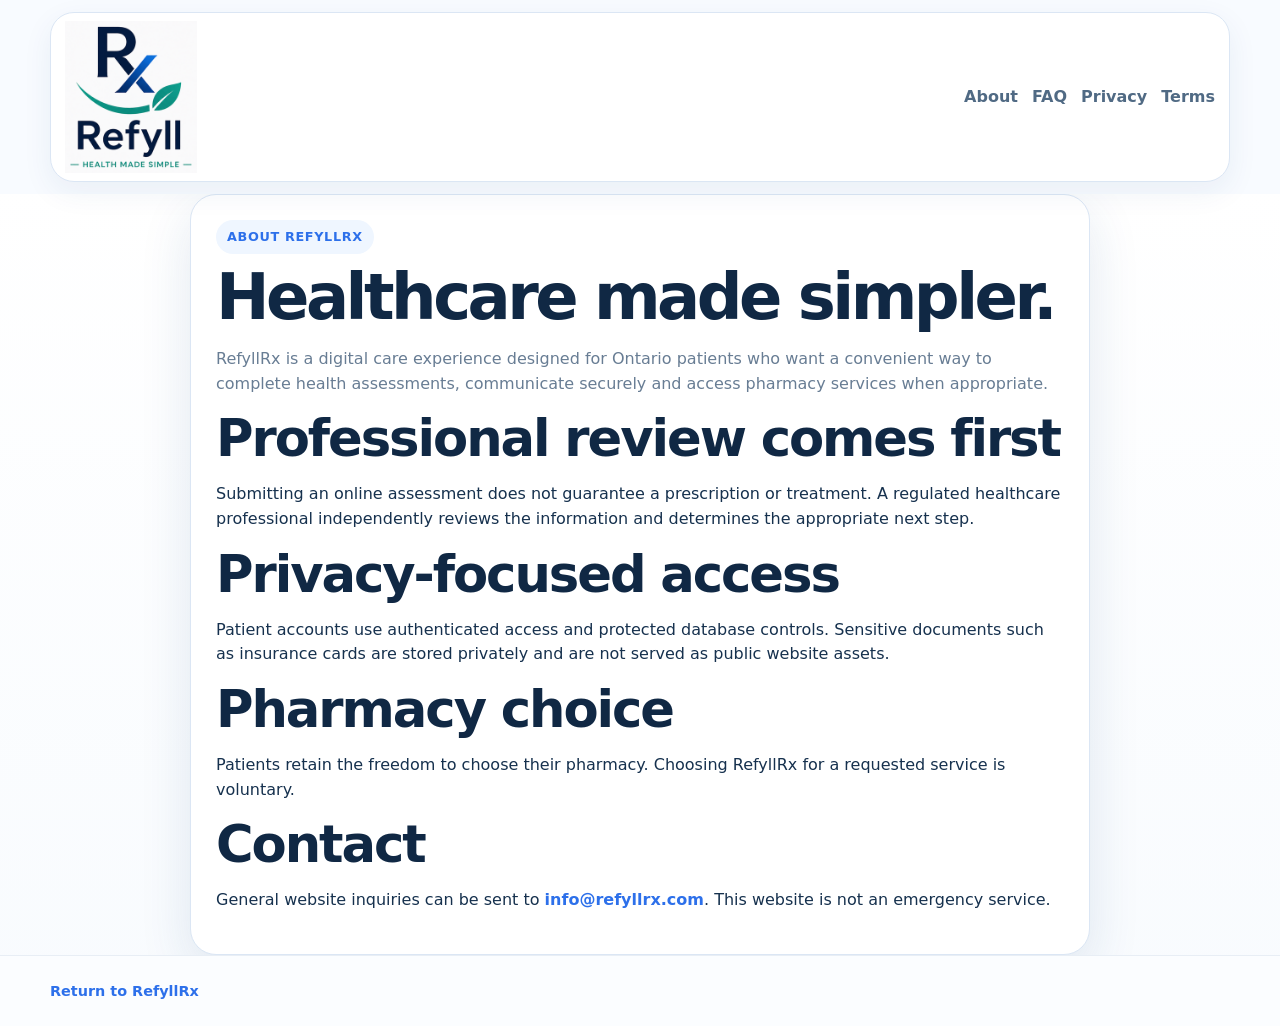
<file: about.html>
<!DOCTYPE html>

<html lang="en"><head><meta charset="utf-8"/><meta content="width=device-width,initial-scale=1" name="viewport"/><meta content="About — RefyllRx" name="description"/><title>RefyllRx | About</title><link href="styles.css" rel="stylesheet"/></head><body><header><div class="wrap"><div class="nav"><a aria-label="Refyll home" class="brand brandLogo" href="index.html"><img alt="Refyll — Health Made Simple" src="refyll-logo.png"/></a><div class="legalNav"><a href="about.html">About</a><a href="faq.html">FAQ</a><a href="privacy.html">Privacy</a><a href="terms.html">Terms</a></div></div></div></header><main class="standaloneWrap"><article class="standalone legalDoc"><span class="kicker">About RefyllRx</span><h1>Healthcare made simpler.</h1><p class="muted">RefyllRx is a digital care experience designed for Ontario patients who want a convenient way to complete health assessments, communicate securely and access pharmacy services when appropriate.</p><h2>Professional review comes first</h2><p>Submitting an online assessment does not guarantee a prescription or treatment. A regulated healthcare professional independently reviews the information and determines the appropriate next step.</p><h2>Privacy-focused access</h2><p>Patient accounts use authenticated access and protected database controls. Sensitive documents such as insurance cards are stored privately and are not served as public website assets.</p><h2>Pharmacy choice</h2><p>Patients retain the freedom to choose their pharmacy. Choosing RefyllRx for a requested service is voluntary.</p><h2>Contact</h2><p>General website inquiries can be sent to <a class="textLink" href="mailto:info@refyllrx.com">info@refyllrx.com</a>. This website is not an emergency service.</p></article></main><footer><div class="wrap"><a class="textLink" href="index.html">Return to RefyllRx</a></div></footer></body></html>
</file>
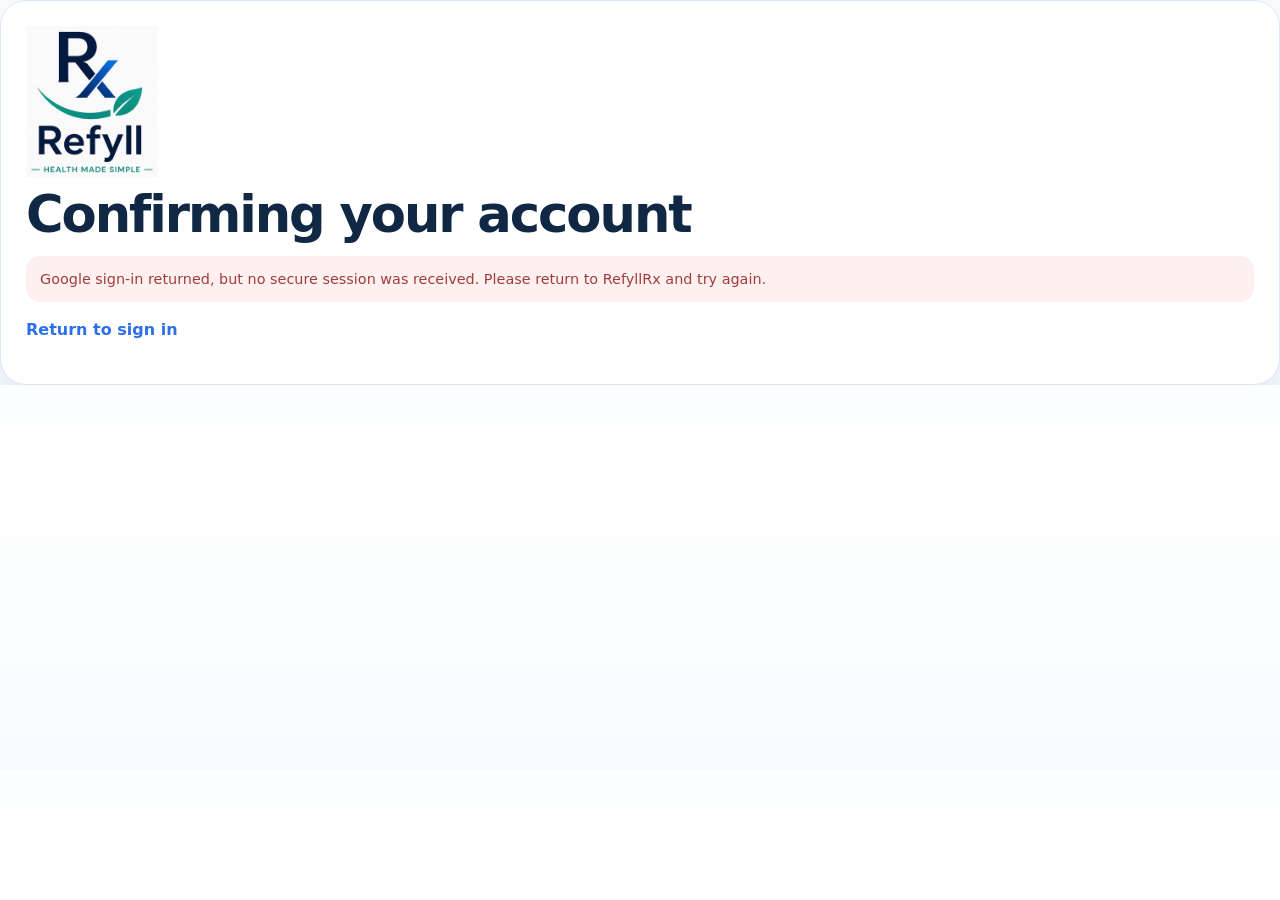
<file: auth-callback.html>
<!DOCTYPE html>

<html lang="en"><head><meta charset="utf-8"/><meta content="width=device-width,initial-scale=1" name="viewport"/><title>RefyllRx | Confirm account</title><link href="styles.css" rel="stylesheet"/></head><body><div class="standaloneWrap"><main class="standalone"><a aria-label="Refyll home" class="brand brandLogo" href="index.html"><img alt="Refyll — Health Made Simple" src="refyll-logo.png"/></a><h2>Confirming your account</h2><div class="status show ok" id="st">Checking confirmation…</div><p><a class="textLink" href="index.html#portal">Return to sign in</a></p></main></div><script src="auth-callback.js" type="module"></script></body></html>
</file>
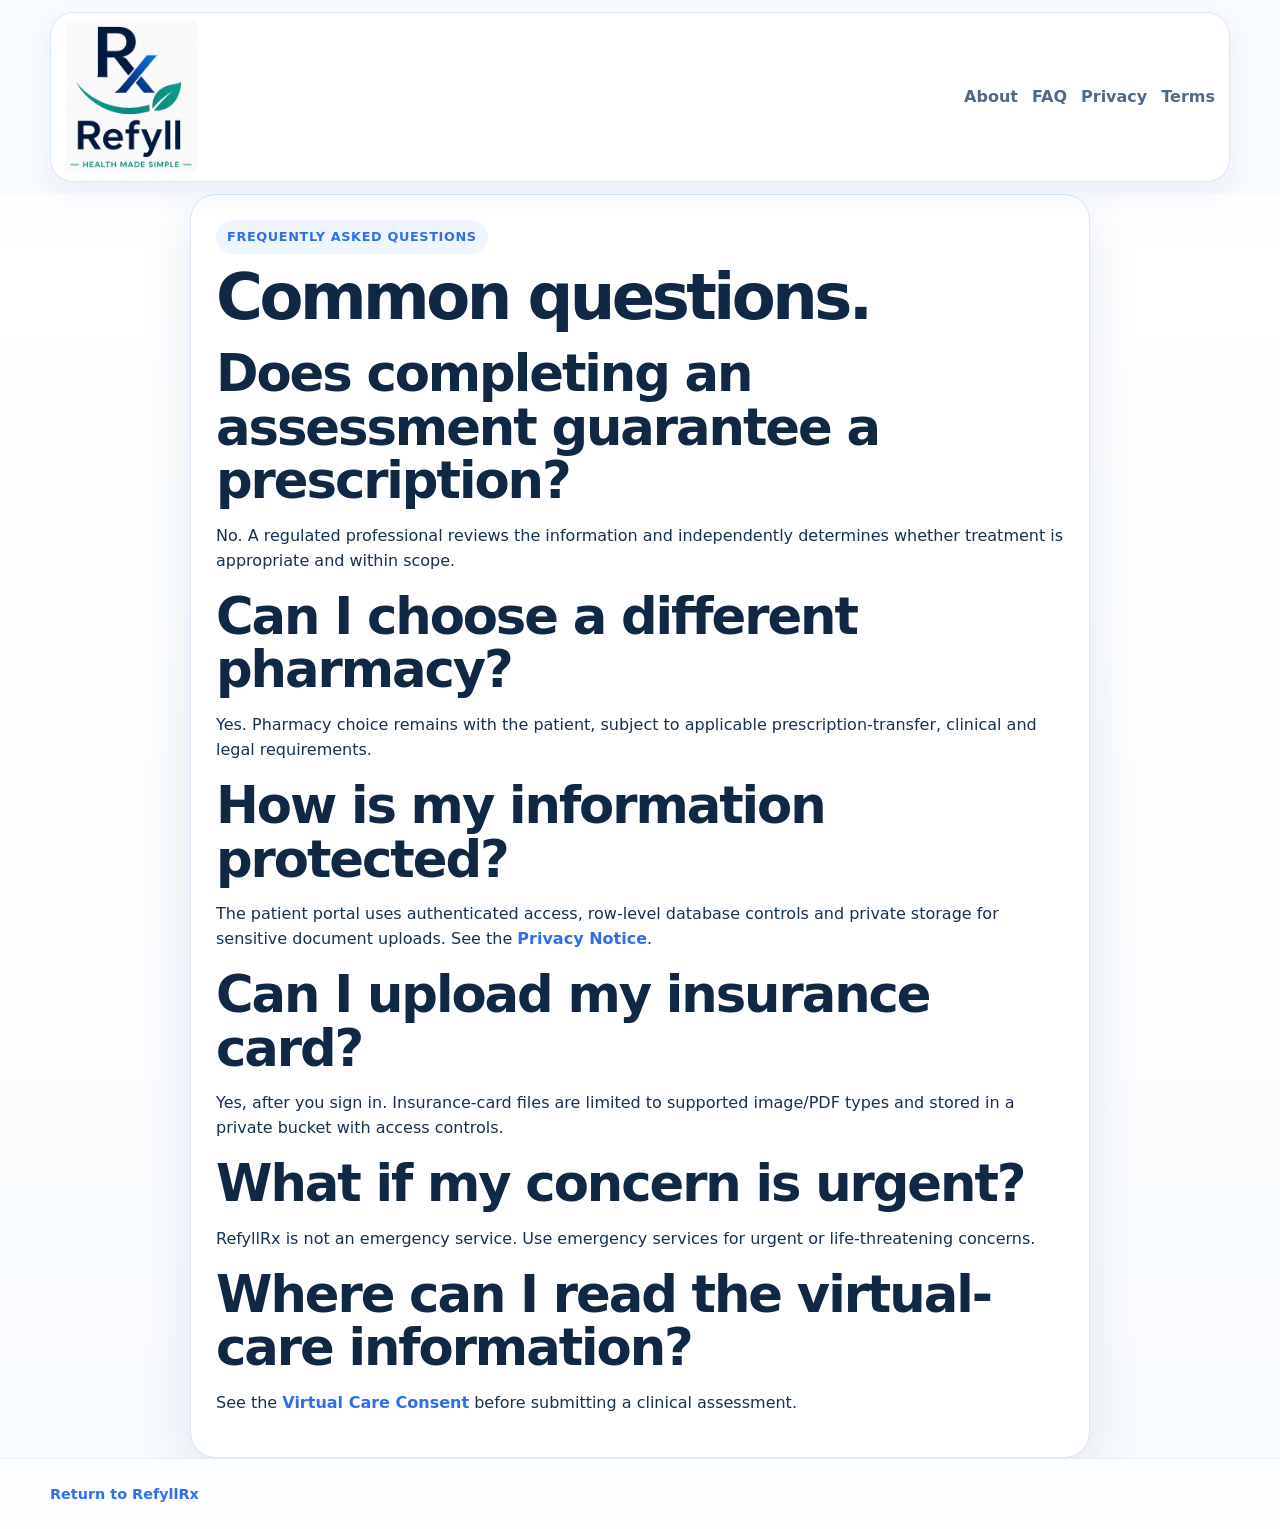
<file: faq.html>
<!DOCTYPE html>

<html lang="en"><head><meta charset="utf-8"/><meta content="width=device-width,initial-scale=1" name="viewport"/><meta content="FAQ — RefyllRx" name="description"/><title>RefyllRx | FAQ</title><link href="styles.css" rel="stylesheet"/></head><body><header><div class="wrap"><div class="nav"><a aria-label="Refyll home" class="brand brandLogo" href="index.html"><img alt="Refyll — Health Made Simple" src="refyll-logo.png"/></a><div class="legalNav"><a href="about.html">About</a><a href="faq.html">FAQ</a><a href="privacy.html">Privacy</a><a href="terms.html">Terms</a></div></div></div></header><main class="standaloneWrap"><article class="standalone legalDoc"><span class="kicker">Frequently Asked Questions</span><h1>Common questions.</h1><h2>Does completing an assessment guarantee a prescription?</h2><p>No. A regulated professional reviews the information and independently determines whether treatment is appropriate and within scope.</p><h2>Can I choose a different pharmacy?</h2><p>Yes. Pharmacy choice remains with the patient, subject to applicable prescription-transfer, clinical and legal requirements.</p><h2>How is my information protected?</h2><p>The patient portal uses authenticated access, row-level database controls and private storage for sensitive document uploads. See the <a class="textLink" href="privacy.html">Privacy Notice</a>.</p><h2>Can I upload my insurance card?</h2><p>Yes, after you sign in. Insurance-card files are limited to supported image/PDF types and stored in a private bucket with access controls.</p><h2>What if my concern is urgent?</h2><p>RefyllRx is not an emergency service. Use emergency services for urgent or life-threatening concerns.</p><h2>Where can I read the virtual-care information?</h2><p>See the <a class="textLink" href="virtual-care.html">Virtual Care Consent</a> before submitting a clinical assessment.</p></article></main><footer><div class="wrap"><a class="textLink" href="index.html">Return to RefyllRx</a></div></footer></body></html>
</file>
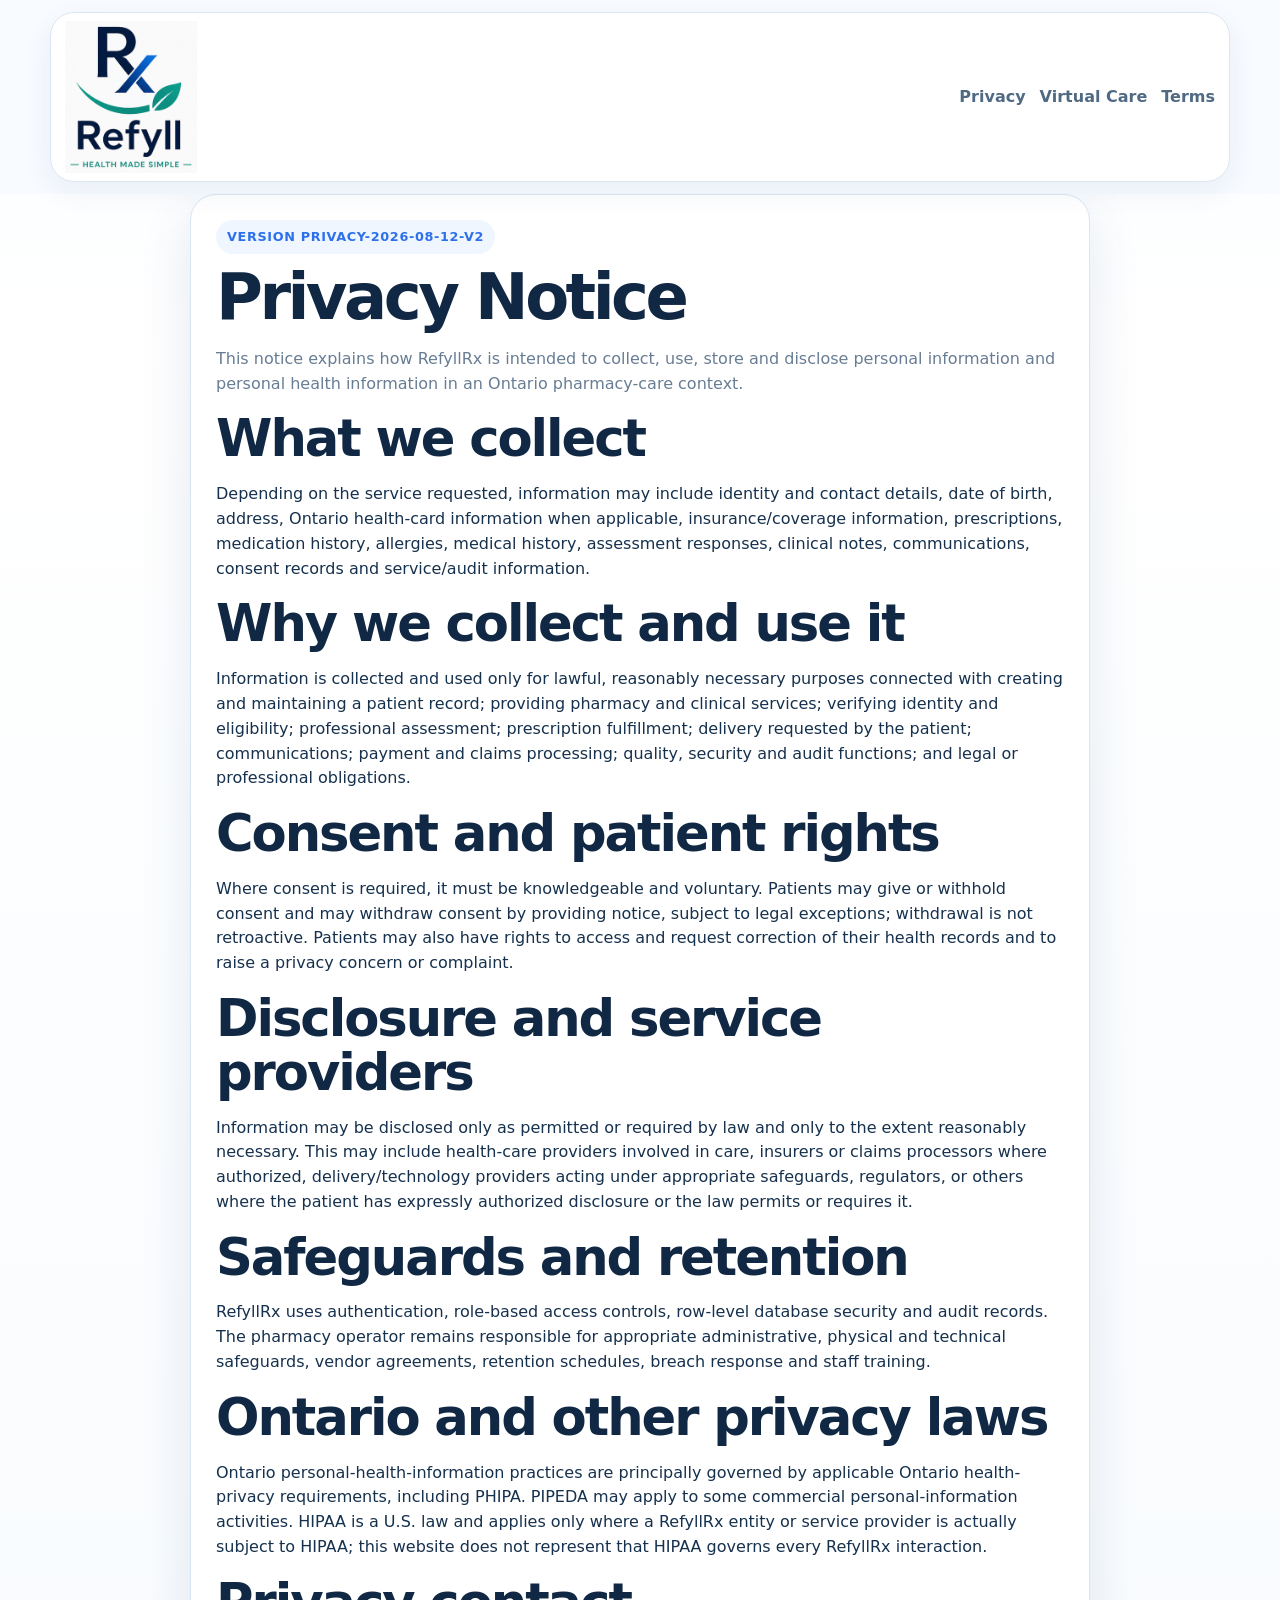
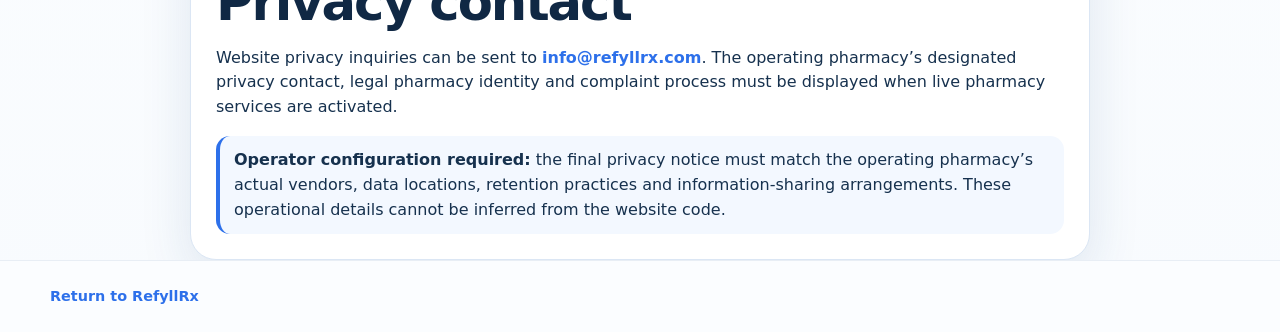
<file: privacy.html>
<!DOCTYPE html>

<html lang="en"><head><meta charset="utf-8"/><meta content="width=device-width,initial-scale=1" name="viewport"/><title>RefyllRx | Privacy Notice</title><link href="styles.css" rel="stylesheet"/></head><body>
<header><div class="wrap"><div class="nav"><a aria-label="Refyll home" class="brand brandLogo" href="index.html"><img alt="Refyll — Health Made Simple" src="refyll-logo.png"/></a><div class="legalNav"><a href="privacy.html">Privacy</a><a href="virtual-care.html">Virtual Care</a><a href="terms.html">Terms</a></div></div></div></header>
<main class="standaloneWrap"><article class="standalone legalDoc"><span class="kicker">Version privacy-2026-08-12-v2</span><h1>Privacy Notice</h1>
<p class="muted">This notice explains how RefyllRx is intended to collect, use, store and disclose personal information and personal health information in an Ontario pharmacy-care context.</p>
<h2>What we collect</h2><p>Depending on the service requested, information may include identity and contact details, date of birth, address, Ontario health-card information when applicable, insurance/coverage information, prescriptions, medication history, allergies, medical history, assessment responses, clinical notes, communications, consent records and service/audit information.</p>
<h2>Why we collect and use it</h2><p>Information is collected and used only for lawful, reasonably necessary purposes connected with creating and maintaining a patient record; providing pharmacy and clinical services; verifying identity and eligibility; professional assessment; prescription fulfillment; delivery requested by the patient; communications; payment and claims processing; quality, security and audit functions; and legal or professional obligations.</p>
<h2>Consent and patient rights</h2><p>Where consent is required, it must be knowledgeable and voluntary. Patients may give or withhold consent and may withdraw consent by providing notice, subject to legal exceptions; withdrawal is not retroactive. Patients may also have rights to access and request correction of their health records and to raise a privacy concern or complaint.</p>
<h2>Disclosure and service providers</h2><p>Information may be disclosed only as permitted or required by law and only to the extent reasonably necessary. This may include health-care providers involved in care, insurers or claims processors where authorized, delivery/technology providers acting under appropriate safeguards, regulators, or others where the patient has expressly authorized disclosure or the law permits or requires it.</p>
<h2>Safeguards and retention</h2><p>RefyllRx uses authentication, role-based access controls, row-level database security and audit records. The pharmacy operator remains responsible for appropriate administrative, physical and technical safeguards, vendor agreements, retention schedules, breach response and staff training.</p>
<h2>Ontario and other privacy laws</h2><p>Ontario personal-health-information practices are principally governed by applicable Ontario health-privacy requirements, including PHIPA. PIPEDA may apply to some commercial personal-information activities. HIPAA is a U.S. law and applies only where a RefyllRx entity or service provider is actually subject to HIPAA; this website does not represent that HIPAA governs every RefyllRx interaction.</p>
<h2>Privacy contact</h2><p>Website privacy inquiries can be sent to <a class="textLink" href="mailto:info@refyllrx.com">info@refyllrx.com</a>. The operating pharmacy’s designated privacy contact, legal pharmacy identity and complaint process must be displayed when live pharmacy services are activated.</p>
<div class="notice"><strong>Operator configuration required:</strong> the final privacy notice must match the operating pharmacy’s actual vendors, data locations, retention practices and information-sharing arrangements. These operational details cannot be inferred from the website code.</div></article></main>
<footer><div class="wrap"><a class="textLink" href="index.html">Return to RefyllRx</a></div></footer></body></html>
</file>
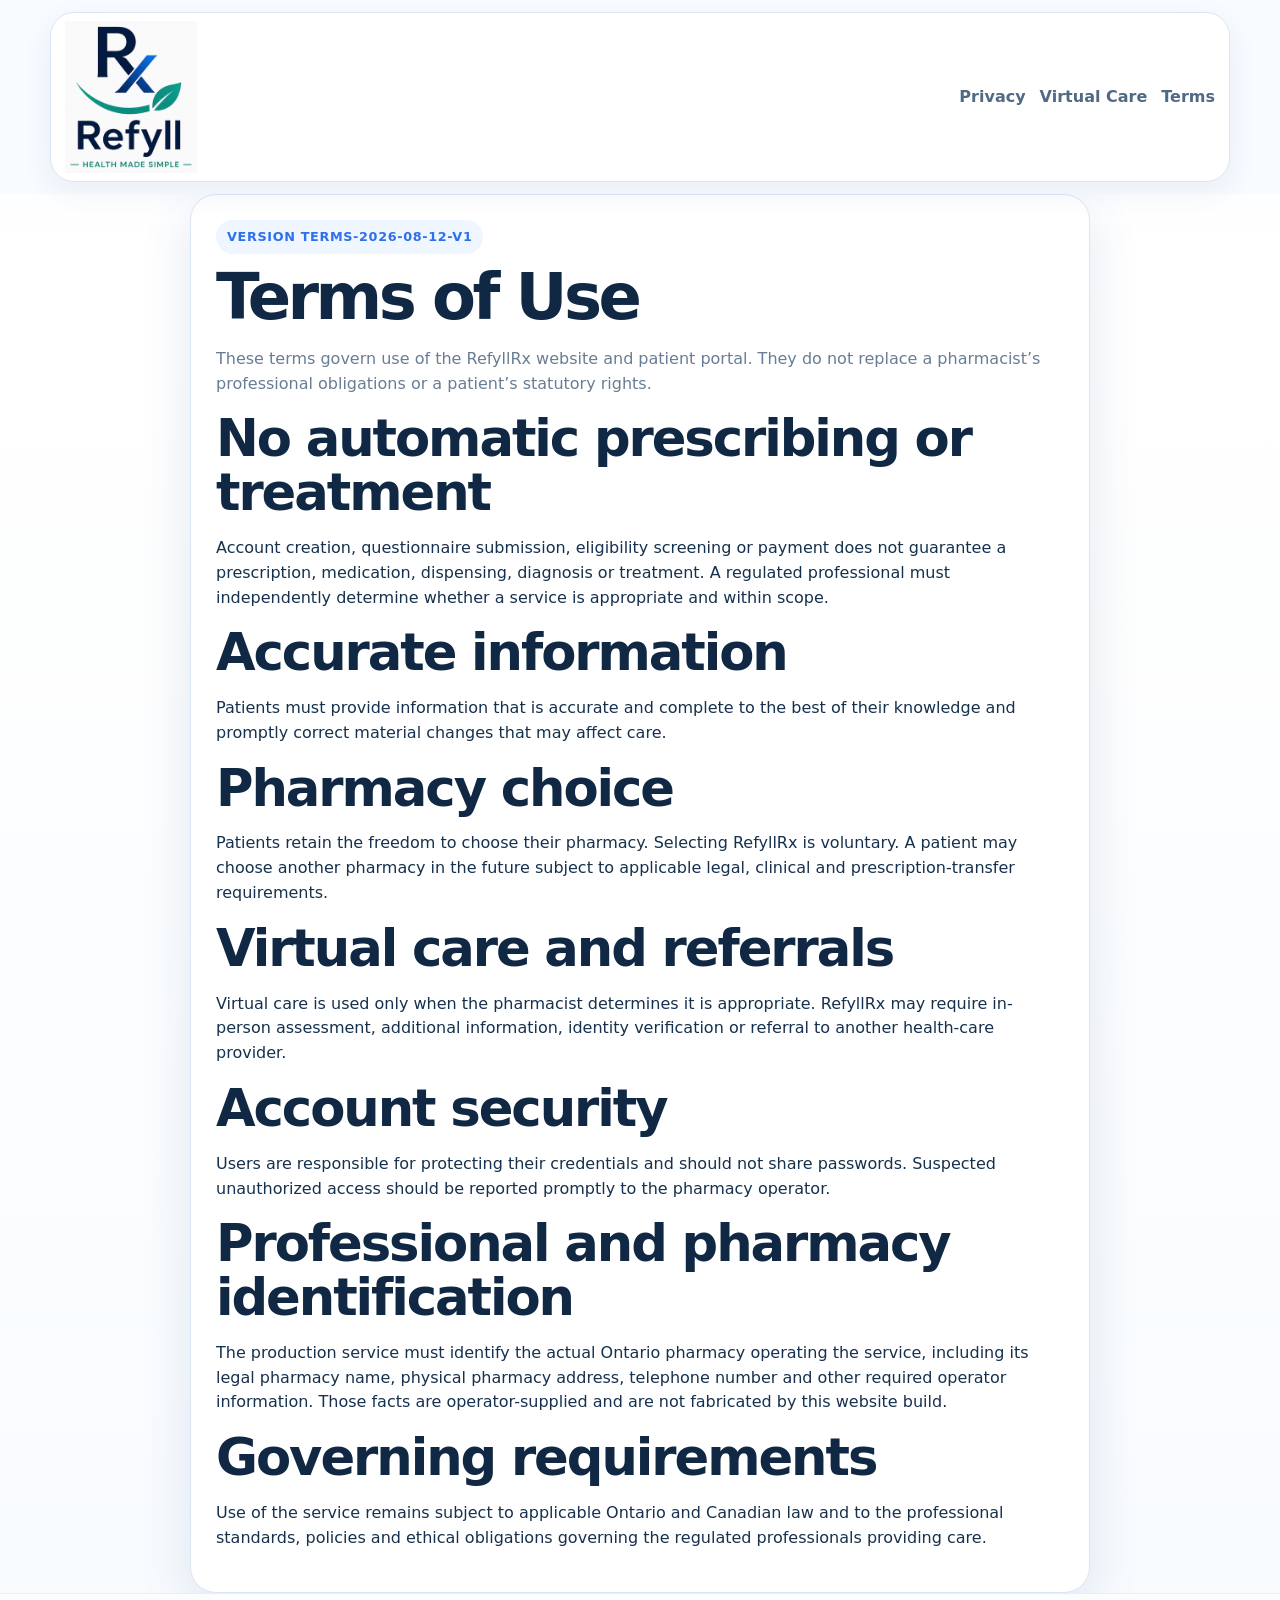
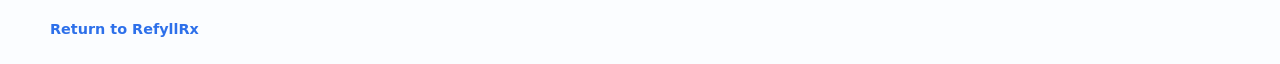
<file: terms.html>
<!DOCTYPE html>

<html lang="en"><head><meta charset="utf-8"/><meta content="width=device-width,initial-scale=1" name="viewport"/><title>RefyllRx | Terms of Use</title><link href="styles.css" rel="stylesheet"/></head><body>
<header><div class="wrap"><div class="nav"><a aria-label="Refyll home" class="brand brandLogo" href="index.html"><img alt="Refyll — Health Made Simple" src="refyll-logo.png"/></a><div class="legalNav"><a href="privacy.html">Privacy</a><a href="virtual-care.html">Virtual Care</a><a href="terms.html">Terms</a></div></div></div></header>
<main class="standaloneWrap"><article class="standalone legalDoc"><span class="kicker">Version terms-2026-08-12-v1</span><h1>Terms of Use</h1>
<p class="muted">These terms govern use of the RefyllRx website and patient portal. They do not replace a pharmacist’s professional obligations or a patient’s statutory rights.</p>
<h2>No automatic prescribing or treatment</h2><p>Account creation, questionnaire submission, eligibility screening or payment does not guarantee a prescription, medication, dispensing, diagnosis or treatment. A regulated professional must independently determine whether a service is appropriate and within scope.</p>
<h2>Accurate information</h2><p>Patients must provide information that is accurate and complete to the best of their knowledge and promptly correct material changes that may affect care.</p>
<h2>Pharmacy choice</h2><p>Patients retain the freedom to choose their pharmacy. Selecting RefyllRx is voluntary. A patient may choose another pharmacy in the future subject to applicable legal, clinical and prescription-transfer requirements.</p>
<h2>Virtual care and referrals</h2><p>Virtual care is used only when the pharmacist determines it is appropriate. RefyllRx may require in-person assessment, additional information, identity verification or referral to another health-care provider.</p>
<h2>Account security</h2><p>Users are responsible for protecting their credentials and should not share passwords. Suspected unauthorized access should be reported promptly to the pharmacy operator.</p>
<h2>Professional and pharmacy identification</h2><p>The production service must identify the actual Ontario pharmacy operating the service, including its legal pharmacy name, physical pharmacy address, telephone number and other required operator information. Those facts are operator-supplied and are not fabricated by this website build.</p>
<h2>Governing requirements</h2><p>Use of the service remains subject to applicable Ontario and Canadian law and to the professional standards, policies and ethical obligations governing the regulated professionals providing care.</p></article></main>
<footer><div class="wrap"><a class="textLink" href="index.html">Return to RefyllRx</a></div></footer></body></html>
</file>
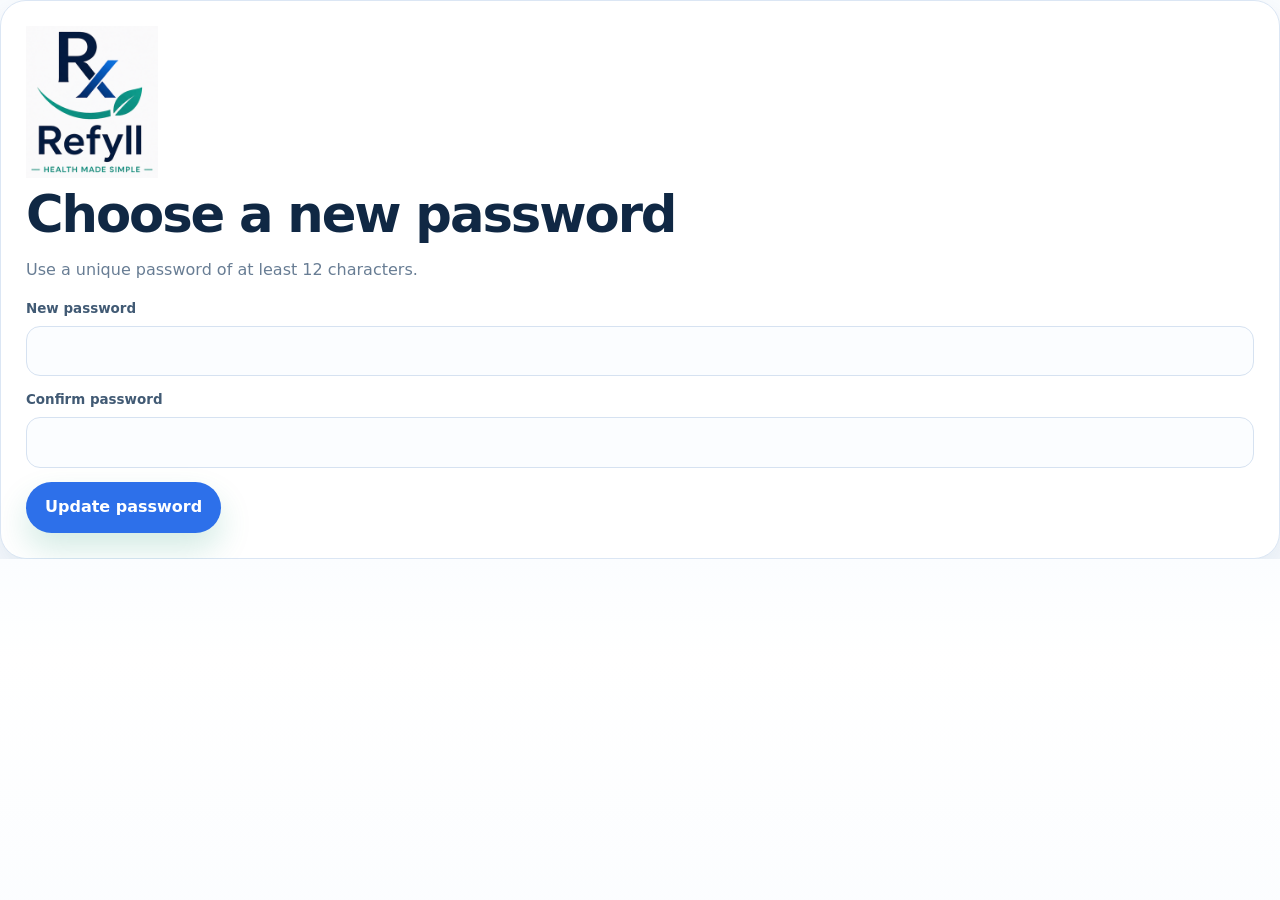
<file: update-password.html>
<!DOCTYPE html>

<html lang="en"><head><meta charset="utf-8"/><meta content="width=device-width,initial-scale=1" name="viewport"/><title>RefyllRx | Update password</title><link href="styles.css" rel="stylesheet"/></head><body><div class="standaloneWrap"><main class="standalone"><a aria-label="Refyll home" class="brand brandLogo" href="index.html"><img alt="Refyll — Health Made Simple" src="refyll-logo.png"/></a><h2>Choose a new password</h2><p class="muted">Use a unique password of at least 12 characters.</p><form id="f"><div class="field full"><label for="p1">New password</label><input autocomplete="new-password" id="p1" minlength="12" required="" type="password"/></div><div class="field full"><label for="p2">Confirm password</label><input autocomplete="new-password" id="p2" minlength="12" required="" type="password"/></div><div class="full"><button class="submit" type="submit">Update password</button></div></form><div class="status" id="st"></div></main></div><script src="update-password.js" type="module"></script></body></html>
</file>
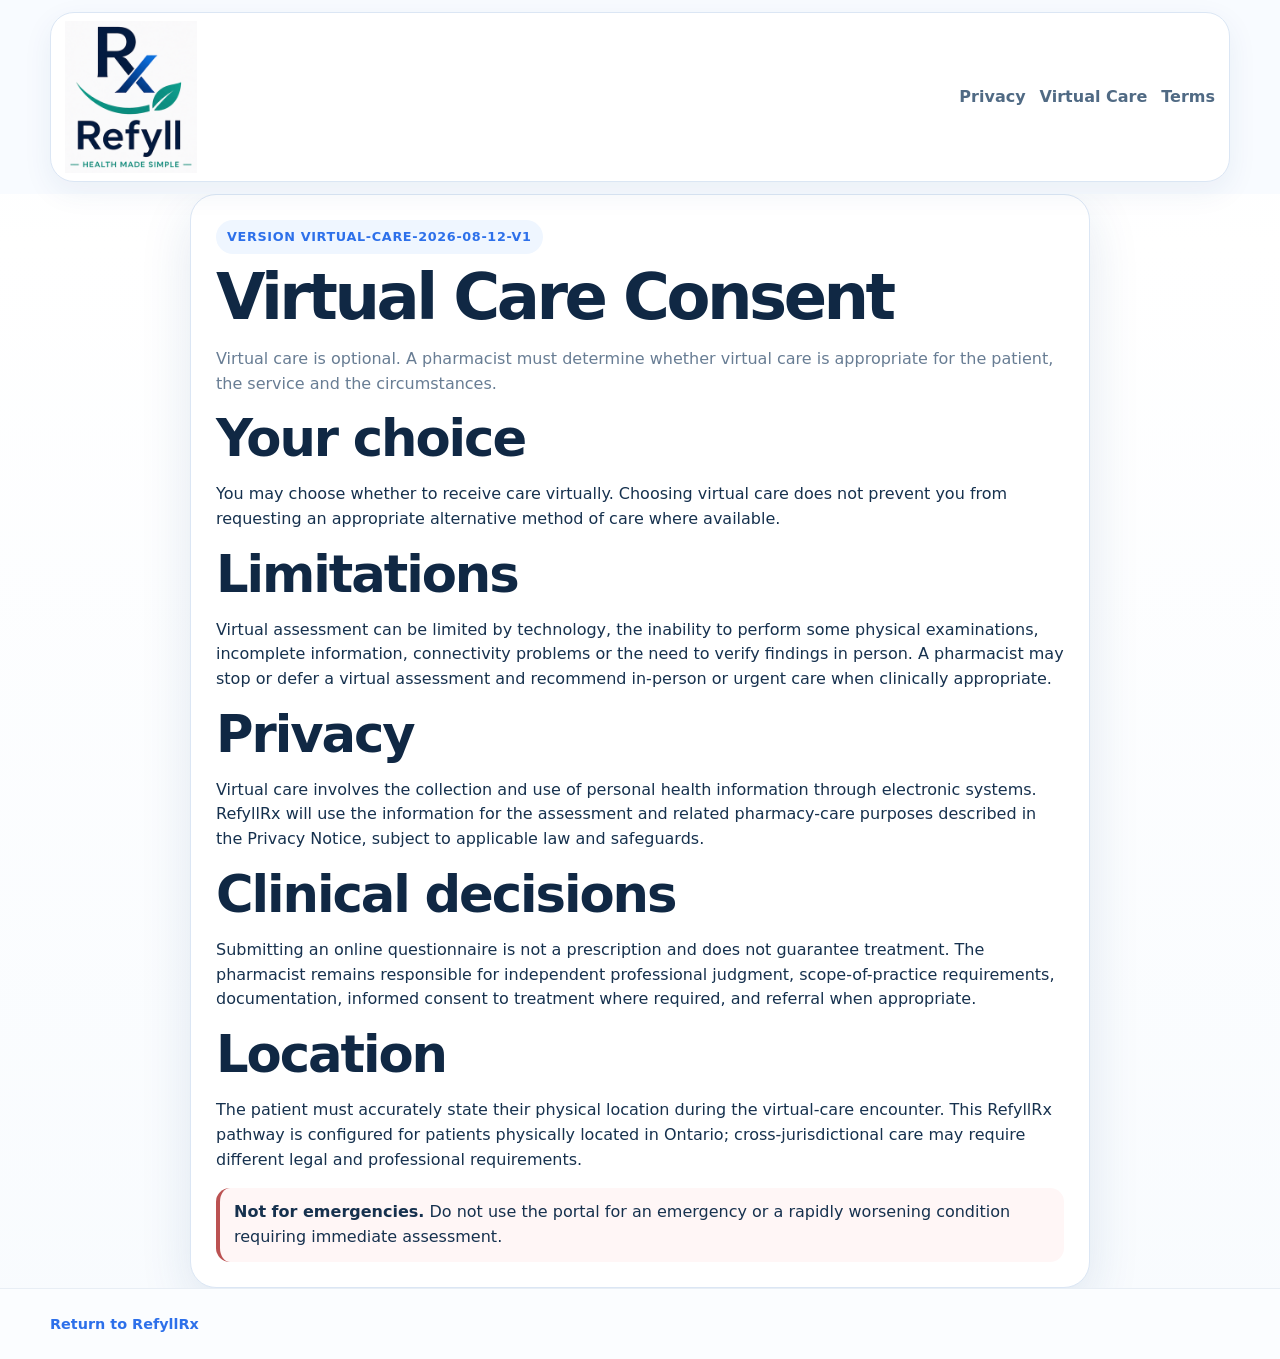
<file: virtual-care.html>
<!DOCTYPE html>

<html lang="en"><head><meta charset="utf-8"/><meta content="width=device-width,initial-scale=1" name="viewport"/><title>RefyllRx | Virtual Care Consent</title><link href="styles.css" rel="stylesheet"/></head><body>
<header><div class="wrap"><div class="nav"><a aria-label="Refyll home" class="brand brandLogo" href="index.html"><img alt="Refyll — Health Made Simple" src="refyll-logo.png"/></a><div class="legalNav"><a href="privacy.html">Privacy</a><a href="virtual-care.html">Virtual Care</a><a href="terms.html">Terms</a></div></div></div></header>
<main class="standaloneWrap"><article class="standalone legalDoc"><span class="kicker">Version virtual-care-2026-08-12-v1</span><h1>Virtual Care Consent</h1>
<p class="muted">Virtual care is optional. A pharmacist must determine whether virtual care is appropriate for the patient, the service and the circumstances.</p>
<h2>Your choice</h2><p>You may choose whether to receive care virtually. Choosing virtual care does not prevent you from requesting an appropriate alternative method of care where available.</p>
<h2>Limitations</h2><p>Virtual assessment can be limited by technology, the inability to perform some physical examinations, incomplete information, connectivity problems or the need to verify findings in person. A pharmacist may stop or defer a virtual assessment and recommend in-person or urgent care when clinically appropriate.</p>
<h2>Privacy</h2><p>Virtual care involves the collection and use of personal health information through electronic systems. RefyllRx will use the information for the assessment and related pharmacy-care purposes described in the Privacy Notice, subject to applicable law and safeguards.</p>
<h2>Clinical decisions</h2><p>Submitting an online questionnaire is not a prescription and does not guarantee treatment. The pharmacist remains responsible for independent professional judgment, scope-of-practice requirements, documentation, informed consent to treatment where required, and referral when appropriate.</p>
<h2>Location</h2><p>The patient must accurately state their physical location during the virtual-care encounter. This RefyllRx pathway is configured for patients physically located in Ontario; cross-jurisdictional care may require different legal and professional requirements.</p>
<div class="notice danger"><strong>Not for emergencies.</strong> Do not use the portal for an emergency or a rapidly worsening condition requiring immediate assessment.</div></article></main>
<footer><div class="wrap"><a class="textLink" href="index.html">Return to RefyllRx</a></div></footer></body></html>
</file>
<file: styles.css>
:root{--navy:#102844;--blue:#2d70ea;--teal:#2aa99a;--sky:#eff6ff;--ink:#16314e;--muted:#687d94;--line:#dbe6f4;--white:#fff;--ok:#246a49;--err:#a13c3c;--shadow:0 18px 52px rgba(27,71,132,.12)}
*{box-sizing:border-box}html{scroll-behavior:smooth}body{margin:0;font-family:Inter,ui-sans-serif,system-ui,-apple-system,BlinkMacSystemFont,"Segoe UI",sans-serif;color:var(--ink);background:#f8fbff;line-height:1.55}a{color:inherit;text-decoration:none}button,input,select,textarea{font:inherit}button{cursor:pointer}.hidden{display:none!important}
.wrap{width:min(1180px,calc(100% - 30px));margin:auto}header{position:sticky;top:0;z-index:60;padding:12px 0;background:rgba(248,251,255,.93);backdrop-filter:blur(18px)}.nav{display:flex;align-items:center;justify-content:space-between;gap:18px;padding:8px 14px;background:#fff;border:1px solid var(--line);border-radius:24px;box-shadow:0 10px 30px rgba(34,74,128,.07)}.brandLogo img{display:block;width:132px;height:auto}.navlinks,.actions,.tabs,.heroActions{display:flex;align-items:center;gap:9px;flex-wrap:wrap}.navlink,.pill,.tab,.secondary{border:1px solid #e1eaf6;background:#f8fbff;border-radius:999px;padding:10px 15px;color:#47617d;font-weight:800}.navlink:hover,.pill:hover,.tab:hover{background:var(--sky);color:var(--blue)}.primary,.tab.active,.submit{border-color:var(--blue)!important;background:var(--blue)!important;color:#fff!important}
.hero{padding:56px 0 26px}.heroBox{padding:58px;border-radius:38px;background:linear-gradient(135deg,#12396f,#2768df 60%,#5d9af7);color:#fff;box-shadow:0 26px 68px rgba(30,76,145,.22)}.heroGrid{display:grid;grid-template-columns:1.1fr .9fr;gap:38px;align-items:center}h1{font-size:clamp(3rem,6vw,5.4rem);line-height:.98;letter-spacing:-.055em;margin:12px 0 18px}h2{font-size:clamp(2rem,4vw,3.2rem);line-height:1.05;letter-spacing:-.04em;color:var(--navy);margin:10px 0 12px}h3{color:var(--navy)}.heroBox p{font-size:1.08rem;color:rgba(255,255,255,.84)}.eyebrow,.kicker,.badge{display:inline-flex;border-radius:999px;font-weight:850}.eyebrow{padding:7px 12px;border:1px solid rgba(255,255,255,.25);background:rgba(255,255,255,.1)}.kicker{padding:7px 11px;background:var(--sky);color:var(--blue);font-size:.8rem;text-transform:uppercase;letter-spacing:.05em}.badge{padding:6px 10px;background:#eaf3ff;color:var(--blue);font-size:.76rem}.cta,.submit{border:0;border-radius:999px;padding:13px 19px;font-weight:900}.cta.light{background:#fff;color:var(--blue)}.cta.glass{border:1px solid rgba(255,255,255,.25);background:rgba(255,255,255,.1);color:#fff}.heroProof{display:grid;gap:12px}.proof{display:flex;gap:14px;align-items:center;background:#fff;color:var(--ink);padding:15px;border-radius:20px}.icon{width:47px;height:47px;border-radius:50%;display:grid;place-items:center;background:var(--sky);color:var(--blue);font-weight:950;flex:0 0 auto}
section{padding:54px 0}.sectionHead{max-width:780px;margin-bottom:24px}.muted{color:var(--muted)}.serviceGrid,.trustGrid,.dashTiles{display:grid;grid-template-columns:repeat(3,1fr);gap:16px}.card,.portalCard,.dashCard,.serviceHeroCard,.standalone{background:#fff;border:1px solid var(--line);border-radius:26px;padding:25px;box-shadow:var(--shadow)}.cardIcon{width:58px;height:58px;border-radius:18px;display:grid;place-items:center;background:#e8f2ff;color:var(--blue);font-weight:950;margin-bottom:16px}.card .cta{display:inline-flex;margin-top:10px;background:var(--navy);color:#fff}
.steps{display:grid;grid-template-columns:repeat(4,1fr);gap:12px;counter-reset:step}.step{background:#fff;border:1px solid var(--line);border-radius:22px;padding:20px}.step:before{counter-increment:step;content:counter(step);display:grid;place-items:center;width:36px;height:36px;border-radius:50%;background:var(--blue);color:#fff;font-weight:900;margin-bottom:14px}.choice{background:linear-gradient(135deg,#102844,#1c4a7e);color:#fff;border-radius:30px;padding:36px}.choice h2{color:#fff}.choice p{color:#cedae7}
.portalGrid{display:grid;grid-template-columns:.82fr 1.18fr;gap:22px}.portalIntro{background:linear-gradient(145deg,#153b78,#2768de);color:#fff}.portalIntro h2{color:#fff}.authPanel{display:none}.authPanel.active{display:block}form{display:grid;grid-template-columns:repeat(2,1fr);gap:14px}.field{display:flex;flex-direction:column}.full{grid-column:1/-1}label{font-size:.84rem;font-weight:800;margin-bottom:6px;color:#415a74}label.check{display:flex;align-items:flex-start;gap:9px;font-weight:650}input,select,textarea{width:100%;border:1px solid #d6e2f1;background:#fbfdff;border-radius:14px;padding:12px 13px;outline:none;color:var(--ink)}input[type=checkbox]{width:auto;margin-top:4px}textarea{min-height:105px;resize:vertical}.fine{font-size:.79rem;color:var(--muted)}.textLink{border:0;background:none;color:var(--blue);font-weight:850;padding:0}.status{display:none;margin-top:14px;padding:12px 14px;border-radius:14px;font-size:.9rem}.status.show{display:block}.status.ok{background:#edf8f2;color:var(--ok)}.status.err{background:#fff0f0;color:var(--err)}.notice{border-left:4px solid var(--blue);padding:12px 14px;background:#f3f8ff;border-radius:14px}.danger{border-left-color:#bb5252;background:#fff6f6}
.dashboard{display:none;padding:30px 0 60px}.dashboard.show{display:block}.dashTop{display:flex;justify-content:space-between;gap:16px;align-items:center;flex-wrap:wrap;margin-bottom:16px}.dashboardShell{display:grid;grid-template-columns:230px 1fr;gap:18px}.dashNav{align-self:start;position:sticky;top:102px;background:#fff;border:1px solid var(--line);border-radius:24px;padding:13px;box-shadow:var(--shadow)}.dashNav button{width:100%;text-align:left;border:0;background:transparent;padding:12px 13px;border-radius:14px;color:#516a85;font-weight:800}.dashNav button.active{background:var(--sky);color:var(--blue)}.dashPanel{display:none}.dashPanel.active{display:block}.metric{padding:18px;border:1px solid var(--line);border-radius:18px;background:#fbfdff}.metric strong{font-size:1.9rem;display:block;color:var(--navy)}.records{display:grid;gap:12px;margin-top:14px}.record{border:1px solid var(--line);border-radius:18px;padding:16px;background:#fbfdff}.recordHead{display:flex;justify-content:space-between;gap:12px;align-items:flex-start;flex-wrap:wrap}.recordActions{display:flex;gap:7px;flex-wrap:wrap;margin-top:10px}.mini{border:1px solid var(--line);background:#fff;border-radius:999px;padding:7px 10px;color:#4b647f;font-weight:800;font-size:.8rem}.messageList{display:grid;gap:10px;max-height:460px;overflow:auto}.message{border:1px solid var(--line);border-radius:17px;padding:13px;background:#fbfdff}.message.me{background:#edf5ff}.assessmentTabs{display:flex;gap:8px;flex-wrap:wrap;margin:16px 0}.assessmentPanel{display:none}.assessmentPanel.active{display:block}.questionGroup,.complianceBlock{border:1px solid var(--line);border-radius:17px;padding:15px;background:#fbfdff}.complianceBlock{display:grid;gap:10px}
.servicePageHero{padding:42px 0 20px}.servicePageGrid{display:grid;grid-template-columns:1.05fr .95fr;gap:24px;align-items:center}.checklist{display:grid;gap:10px;padding:0;list-style:none}.checklist li{padding-left:28px;position:relative}.checklist li:before{content:"✓";position:absolute;left:0;color:var(--teal);font-weight:950}.legalDoc{max-width:900px;margin:auto}.legalDoc h1{color:var(--navy);font-size:clamp(2.4rem,5vw,4rem)}
footer{padding:34px 0 45px;border-top:1px solid var(--line);color:var(--muted);font-size:.9rem}
@media(max-width:940px){.heroGrid,.portalGrid,.dashboardShell,.servicePageGrid{grid-template-columns:1fr}.dashNav{position:static;display:flex;overflow:auto}.dashNav button{min-width:max-content}.serviceGrid,.trustGrid,.dashTiles,.steps{grid-template-columns:repeat(2,1fr)}}@media(max-width:640px){.heroBox{padding:34px 22px}.brandLogo img{width:108px}.navlinks .navlink:not(.primary){display:none}.serviceGrid,.trustGrid,.dashTiles,.steps,form{grid-template-columns:1fr}.full{grid-column:auto}}


/* ===== Refyll homepage redesign ===== */
.siteHeader{position:sticky;top:0;z-index:80;background:rgba(255,255,255,.96);backdrop-filter:blur(16px);border-bottom:1px solid #edf2f7;padding:0}
.homeNav{height:92px;display:grid;grid-template-columns:220px 1fr auto;align-items:center;gap:24px}
.homeLogo{display:flex;align-items:center;justify-content:flex-start}
.homeLogo img{width:185px;height:78px;object-fit:contain;object-position:left center;display:block}
.mainLinks{display:flex;justify-content:center;align-items:center;gap:30px}
.mainLinks a{font-weight:750;color:#173653;font-size:.94rem;padding:9px 0;border-bottom:2px solid transparent}
.mainLinks a:hover,.mainLinks a.active{color:#058d73;border-color:#0dac8a}
.navActions{display:flex;align-items:center;gap:13px}.canada{font-size:.87rem;font-weight:700;color:#344f6b}.signin,.start{font-weight:850;border-radius:999px;padding:10px 17px}.signin{border:1px solid #aebfd2;color:#264665;background:#fff}.start{background:#059a73;color:#fff;box-shadow:0 9px 24px rgba(5,154,115,.18)}

.newHero{padding:58px 0 30px;background:radial-gradient(circle at 58% 45%,rgba(233,228,255,.72),transparent 28%),linear-gradient(120deg,#fff 0%,#fbfdff 70%,#f8fbff 100%)}
.heroLayout{display:grid;grid-template-columns:.92fr 1.03fr .72fr;gap:34px;align-items:center;min-height:520px}
.heroText h1{font-size:clamp(3.7rem,6vw,5.9rem);letter-spacing:-.055em;line-height:.92;color:#0b2d59;margin:18px 0 18px}.heroText h1 span{color:#079a76}.heroText h3{font-size:1.23rem;line-height:1.35;margin:0 0 12px;color:#142f51;max-width:530px}.heroText>p{font-size:1rem;line-height:1.65;color:#60738a;max-width:540px}
.licensedBadge{display:inline-flex;background:#e3f7f0;color:#087c66;border-radius:999px;padding:8px 13px;font-weight:850;font-size:.82rem}
.heroButtons{display:flex;gap:16px;align-items:center;margin-top:26px;flex-wrap:wrap}.greenBtn,.outlineBtn{padding:13px 26px;border-radius:999px;font-weight:900}.greenBtn{background:#069c76;color:#fff;min-width:205px;text-align:center;box-shadow:0 10px 24px rgba(6,156,118,.18)}.outlineBtn{border:1.5px solid #244e78;background:#fff;color:#173b61}
.heroTrust{display:flex;gap:22px;flex-wrap:wrap;margin-top:26px;font-size:.83rem;font-weight:750;color:#27465f}
.productStage{position:relative;min-height:500px;display:flex;align-items:center;justify-content:center}.productGlow{position:absolute;width:430px;height:430px;border-radius:50%;background:radial-gradient(circle,#f2efff 0%,rgba(242,239,255,.5) 56%,transparent 72%)}.productArt{position:relative;z-index:2;width:100%;max-width:520px;max-height:510px;object-fit:contain;filter:drop-shadow(0 22px 24px rgba(32,61,92,.12))}
.productLinks{display:grid;gap:22px}.productLink{display:grid;grid-template-columns:62px 1fr 18px;gap:14px;align-items:center;background:#fff;border:1px solid #e9eef4;border-radius:22px;padding:22px;box-shadow:0 14px 34px rgba(25,61,101,.08)}.productIcon{width:56px;height:56px;border-radius:14px;display:grid;place-items:center;color:#fff;font-size:1.7rem;font-weight:900}.mounjaro .productIcon{background:#6f2dbd}.viagra .productIcon{background:#0877d8}.productLink strong{display:block;font-size:1.17rem;color:#142f50}.mounjaro strong{color:#6c31b2}.viagra strong{color:#0874c8}.productLink small,.productLink em{display:block;margin-top:4px;color:#64768a;font-size:.87rem;font-style:normal}.productLink b{font-size:1.7rem;color:#153a67}
.howCardSection{padding:18px 0 24px}.howCardSection .wrap{background:#fff;border:1px solid #e7edf4;border-radius:24px;box-shadow:0 12px 34px rgba(23,62,107,.06);padding:28px 34px}.sectionTitle{text-align:center}.sectionTitle h2{font-size:2rem;margin:0;color:#102e53}.sectionTitle p{color:#677a91;margin:4px 0 22px}.newSteps{display:grid;grid-template-columns:repeat(4,1fr);gap:20px}.newStep{text-align:center;position:relative;padding:8px 14px}.stepNo{position:absolute;left:9%;top:34px;width:34px;height:34px;border-radius:50%;background:#079a76;color:#fff;display:grid;place-items:center;font-weight:900}.stepIcon{font-size:3.2rem;color:#0d5593;margin-bottom:8px}.newStep h3{font-size:1rem;margin:4px 0;color:#153454}.newStep p{font-size:.85rem;color:#687d93;margin:0}
.treatmentStrip{padding:16px 0}.treatmentCards{display:grid;grid-template-columns:repeat(3,1fr);gap:16px}.miniTreatment{padding:19px 22px;border-radius:19px;background:linear-gradient(145deg,#fff,#f7fbff);border:1px solid #e4edf5}.miniTreatment span{display:block;color:#65798e;font-size:.83rem}.miniTreatment strong{display:block;color:#143b63;margin-top:5px}
.trustBarSection{padding:12px 0 18px}.trustBar{display:grid;grid-template-columns:repeat(5,1fr);gap:8px;background:#fff;border:1px solid #e7edf4;border-radius:20px;padding:18px;box-shadow:0 8px 24px rgba(28,66,110,.04)}.trustBar span{text-align:center;font-size:.82rem;color:#26455f;font-weight:750}
.choiceBanner{padding:12px 0 35px}.choiceInner{background:#0d3767;color:#fff;border-radius:22px;padding:20px 28px;display:flex;justify-content:space-between;align-items:center;gap:18px}.choiceInner strong{display:block;font-size:1.25rem}.choiceInner small{display:block;color:#cad8e7;margin-top:2px}.choiceInner a{background:#fff;color:#0a7f67;padding:11px 20px;border-radius:999px;font-weight:900}

/* Keep secure portal visually integrated with new homepage */
#portal{padding-top:34px}.portalGrid{scroll-margin-top:115px}

@media(max-width:1050px){
 .homeNav{grid-template-columns:170px 1fr auto}.homeLogo img{width:150px}.mainLinks{gap:16px}
 .heroLayout{grid-template-columns:1fr 1fr}.productLinks{grid-column:1/-1;grid-template-columns:1fr 1fr}.productStage{min-height:420px}
}
@media(max-width:760px){
 .homeNav{height:76px;grid-template-columns:120px 1fr}.homeLogo img{width:112px;height:60px}.mainLinks,.canada,.signin{display:none}.navActions{justify-content:flex-end}.start{font-size:.82rem;padding:9px 13px}
 .newHero{padding-top:34px}.heroLayout{grid-template-columns:1fr}.heroText h1{font-size:3.5rem}.productStage{min-height:330px}.productArt{max-height:340px}.productLinks{grid-template-columns:1fr}
 .newSteps,.treatmentCards,.trustBar{grid-template-columns:1fr}.newStep{padding:15px 12px}.stepNo{left:calc(50% - 75px)}
 .choiceInner{flex-direction:column;text-align:center}
}

/* High-resolution product hero refinement */
.productArt{
  width:min(100%,560px)!important;
  max-width:560px!important;
  max-height:560px!important;
  image-rendering:auto;
  object-fit:contain;
  transform:translateZ(0);
}
.productStage{overflow:visible!important}
@media(max-width:1050px){
  .productArt{width:min(88vw,500px)!important;max-height:500px!important}
}
@media(max-width:760px){
  .productArt{width:min(92vw,420px)!important;max-height:420px!important}
}

/* Login feedback remains visible and readable */
#authStatus.status.show{display:block!important;margin-top:16px!important}

.googleBtn{width:100%;border:1px solid #cdd9e7;background:#fff;border-radius:999px;padding:12px 16px;font-weight:850;color:#24415f}
.googleBtn:hover{background:#f7fafc}
.oauthDivider{display:flex;align-items:center;gap:12px;color:#8291a3;font-size:.8rem}
.oauthDivider:before,.oauthDivider:after{content:"";height:1px;background:#dfe7ef;flex:1}
.neutralStage{min-height:470px}
.neutralHeroArt{position:relative;width:min(100%,520px);min-height:430px;margin:auto;border-radius:38px;background:linear-gradient(145deg,#eef8ff,#f8fffc);border:1px solid #e0ebf5;box-shadow:0 22px 55px rgba(27,71,132,.10);display:grid;align-content:center;gap:14px;padding:55px}
.neutralRx{font-size:6rem;line-height:1;font-weight:950;color:#123c6b}
.neutralLeaf{position:absolute;right:55px;top:55px;width:78px;height:78px;border-radius:50%;background:#e1f7ee;color:#079a76;display:grid;place-items:center;font-size:2rem;font-weight:950}
.neutralCard{background:#fff;border:1px solid #e2eaf3;border-radius:18px;padding:14px 16px;box-shadow:0 10px 24px rgba(25,61,101,.06)}
.neutralCard strong,.neutralCard span{display:block}.neutralCard span{color:#728499;font-size:.85rem;margin-top:2px}
\n/* exact mockup */
body{background:#fff}.siteHeader{position:sticky;top:0;z-index:100;background:rgba(255,255,255,.97);border-bottom:1px solid #edf1f6;backdrop-filter:blur(16px)}.homeNav{height:86px;display:grid;grid-template-columns:240px 1fr auto;align-items:center;gap:20px}.homeLogo img{width:190px;height:72px;object-fit:contain;object-position:left center}.mainLinks{display:flex;justify-content:center;gap:28px;align-items:center}.mainLinks a{font-size:.92rem;font-weight:800;color:#173252;border-bottom:2px solid transparent;padding:8px 0}.mainLinks a.active,.mainLinks a:hover{color:#07906e;border-color:#07906e}.navActions{display:flex;align-items:center;gap:12px}.signin{border:1px solid #b9c9da;background:#fff;border-radius:999px;padding:10px 18px;color:#15395f;font-weight:850}.start{background:#07956f;color:#fff;border-radius:999px;padding:11px 20px;font-weight:900}.canada{font-size:.86rem;font-weight:750;color:#29445f}
.mockHero{padding:42px 0 20px}.mockGrid{display:grid;grid-template-columns:.95fr 1.08fr .78fr;gap:28px;align-items:center;min-height:510px}.mockCopy h1{font-size:clamp(3.8rem,6vw,5.9rem);line-height:.92;letter-spacing:-.055em;color:#0c2d5f;margin:20px 0 18px}.mockCopy h1 span{color:#07976f}.mockCopy h3{font-size:1.2rem;line-height:1.35;color:#163253;margin:0 0 14px}.mockCopy>p{max-width:500px;color:#5f738a;font-size:1rem;line-height:1.65}.mockProducts{display:flex;align-items:center;justify-content:center;background:#fff}.mockProducts img{width:100%;max-width:620px;height:auto;display:block;object-fit:contain}.licensedBadge{display:inline-flex;background:#e5f6ef;color:#087d62;padding:8px 13px;border-radius:999px;font-size:.82rem;font-weight:850}
.authDropCard{background:#fff;border:1px solid #e8edf4;border-radius:25px;padding:18px 20px 22px;box-shadow:0 20px 52px rgba(28,67,110,.11);align-self:start}.authRoleTabs{display:grid;grid-template-columns:1fr 1fr;background:#f7f9fc;border-radius:999px;padding:3px;margin-bottom:18px}.authRole{border:0;background:transparent;border-radius:999px;padding:10px 12px;font-weight:850;color:#1f3b5f}.authRole.active{background:#07956f;color:#fff}.dropPanel{display:none}.dropPanel.active{display:block}.dropPanel h2{text-align:center;font-size:1.65rem;margin:8px 0 0}.dropPanel>p{text-align:center;color:#62758b;margin:2px 0 16px;font-size:.86rem}.dropPanel form{grid-template-columns:1fr}.dropPanel .submit{width:100%}.forgotRow{text-align:left}.googleBtn{width:100%;border:1px solid #c9d5e2;background:#fff;border-radius:999px;padding:11px 14px;font-weight:850;color:#183759}.accountPrompt{text-align:center!important;margin:18px 0 0!important}.accountPrompt a{color:#078760;font-weight:850;text-decoration:underline}.oauthDivider{display:flex;align-items:center;gap:12px;margin:14px 0;color:#718398;font-size:.8rem}.oauthDivider:before,.oauthDivider:after{content:"";height:1px;background:#dfe7ef;flex:1}
@media(min-width:1001px){.authDropCard{opacity:0;pointer-events:none;transform:translateY(-12px);position:absolute;right:calc((100vw - min(1180px,calc(100vw - 30px)))/2);top:98px;width:360px;z-index:90}.authDropCard.open{opacity:1;pointer-events:auto;transform:translateY(0)}}
.heroButtons{display:flex;gap:16px;flex-wrap:wrap;margin-top:25px}.greenBtn,.outlineBtn{padding:13px 25px;border-radius:999px;font-weight:900}.greenBtn{background:#07966f;color:#fff;min-width:205px;text-align:center}.outlineBtn{border:1.5px solid #214c77;background:#fff;color:#17395f}.heroTrust{display:flex;gap:22px;flex-wrap:wrap;margin-top:25px;font-size:.82rem;color:#25445e;font-weight:750}
.howExact{padding:12px 0}.howPanel{border:1px solid #e8edf4;border-radius:24px;padding:18px 28px 22px;box-shadow:0 10px 30px rgba(31,72,118,.05)}.sectionTitle{text-align:center}.sectionTitle h2{font-size:1.7rem;margin:0;color:#12345a}.sectionTitle p{margin:2px 0 18px;color:#697d92;font-size:.86rem}.newSteps{display:grid;grid-template-columns:repeat(4,1fr);gap:14px}.newStep{text-align:center;position:relative;padding:8px 12px}.stepNo{position:absolute;left:8%;top:24px;width:34px;height:34px;border-radius:50%;background:#078e69;color:#fff;display:grid;place-items:center;font-weight:900}.stepIcon{font-size:3rem;color:#0f5595}.newStep h3{font-size:.95rem;margin:6px 0;color:#143555}.newStep p{font-size:.82rem;color:#687d91;margin:0}
.insuranceExact{padding:0 0 28px}.insurancePanel{border:1px solid #e8edf4;border-radius:24px;padding:20px 24px;display:grid;grid-template-columns:.8fr 54px 1.5fr;gap:24px;align-items:center;box-shadow:0 10px 30px rgba(31,72,118,.04)}.insuranceIntro h3,.insuranceFields h3{margin:0;color:#143759}.insuranceIntro p,.insuranceFields p{color:#64778c;font-size:.84rem;margin:3px 0 14px}.uploadBox{border:1.5px dashed #9eb8d0;border-radius:18px;padding:22px;display:grid;place-items:center;text-align:center;cursor:pointer;background:#fbfdff}.uploadBox strong,.uploadBox small{display:block}.uploadIcon{font-size:1.8rem}.uploadBox small{color:#6f8195;margin-top:3px}.orDivider{width:42px;height:42px;border-radius:50%;border:1px solid #d9e2ec;display:grid;place-items:center;font-size:.75rem;font-weight:900;color:#49627d}.insuranceGrid{display:grid;grid-template-columns:1.15fr 1fr 1fr 1fr;gap:10px}.insuranceNote{margin-top:12px;background:#eaf8f2;color:#12765f;padding:11px 13px;border-radius:13px;font-size:.8rem}.createAccountSection{padding:20px 0 55px;background:#f8fbff}.createAccountCard{max-width:900px;margin:auto}
@media(max-width:1000px){.homeNav{grid-template-columns:150px 1fr auto}.homeLogo img{width:135px}.mainLinks{display:none}.mockGrid{grid-template-columns:1fr 1fr}.authDropCard{grid-column:1/-1;max-width:520px;width:100%;margin:0 auto}.insurancePanel{grid-template-columns:1fr}.orDivider{margin:auto}.insuranceGrid{grid-template-columns:repeat(2,1fr)}}@media(max-width:700px){.canada,.signin{display:none}.homeNav{grid-template-columns:110px 1fr}.navActions{justify-content:flex-end}.start{font-size:.82rem;padding:9px 13px}.homeLogo img{width:105px}.mockGrid{grid-template-columns:1fr}.mockCopy h1{font-size:3.5rem}.newSteps,.insuranceGrid{grid-template-columns:1fr}}

/* ===== Desktop balance refinement ===== */
.mockGrid{
  grid-template-columns:minmax(0,1fr) minmax(420px,1.08fr) minmax(280px,.72fr)!important;
  gap:34px!important;
  align-items:center!important;
}
.mockProducts{
  min-height:500px;
  padding:10px 0;
}
.mockProducts img{
  width:min(100%,650px)!important;
  max-width:650px!important;
}
.desktopValuePanel{
  display:grid;
  gap:14px;
  align-self:center;
}
.valueCard{
  display:grid;
  grid-template-columns:52px 1fr;
  gap:14px;
  align-items:center;
  padding:18px;
  background:#fff;
  border:1px solid #e5edf5;
  border-radius:20px;
  box-shadow:0 12px 30px rgba(25,61,101,.07);
}
.valueIcon{
  width:48px;height:48px;border-radius:14px;background:#e8f7f1;color:#078d69;
  display:grid;place-items:center;font-weight:950;font-size:1.15rem
}
.valueCard strong{display:block;color:#153858;font-size:1rem}
.valueCard small{display:block;color:#6d7f92;margin-top:3px;line-height:1.35}
.pharmacyChoiceMini{
  padding:20px;border-radius:22px;background:linear-gradient(145deg,#0d3767,#154c85);
  color:#fff;box-shadow:0 16px 34px rgba(13,55,103,.16)
}
.pharmacyChoiceMini span{
  display:block;color:#bcd2e8;font-size:.78rem;text-transform:uppercase;
  letter-spacing:.045em;font-weight:850
}
.pharmacyChoiceMini strong{display:block;font-size:1.08rem;margin:5px 0 12px;line-height:1.35}
.pharmacyChoiceMini a{
  display:inline-flex;padding:9px 13px;border-radius:999px;background:#fff;color:#0d6f5a;
  font-size:.82rem;font-weight:900
}
@media(min-width:1001px){
  .authDropCard{
    right:calc((100vw - min(1180px,calc(100vw - 30px)))/2)!important;
    top:96px!important;width:370px!important
  }
  .mockGrid:after{display:none!important}
}
@media(min-width:1280px){
  .wrap{width:min(1240px,calc(100% - 48px))}
  .mockHero{padding-top:52px}
}
@media(max-width:1000px){
  .desktopValuePanel{grid-column:1/-1;grid-template-columns:repeat(2,1fr)}
  .pharmacyChoiceMini{grid-column:1/-1}
}
@media(max-width:700px){
  .desktopValuePanel{grid-template-columns:1fr}
  .mockProducts{min-height:auto}
}

/* ===== Homepage visual fill + signup insurance refinement ===== */
.careIllustrationCard{
  position:relative;overflow:hidden;border-radius:24px;border:1px solid #e2eaf3;
  min-height:220px;background:#eef7fb;box-shadow:0 14px 34px rgba(20,61,104,.09)
}
.careIllustrationCard img{width:100%;height:220px;object-fit:cover;display:block}
.careOverlay{
  position:absolute;left:14px;right:14px;bottom:14px;padding:13px 15px;border-radius:16px;
  background:rgba(255,255,255,.93);backdrop-filter:blur(8px);box-shadow:0 8px 22px rgba(17,52,87,.08)
}
.careOverlay span{display:block;color:#078a68;text-transform:uppercase;letter-spacing:.04em;font-size:.7rem;font-weight:900}
.careOverlay strong{display:block;color:#15385c;line-height:1.28;margin-top:3px}
.valueMiniGrid{display:grid;grid-template-columns:1fr 1fr;gap:12px}
.valueCard.compact{grid-template-columns:42px 1fr;padding:13px;border-radius:17px;box-shadow:0 8px 22px rgba(25,61,101,.055)}
.valueCard.compact .valueIcon{width:40px;height:40px;border-radius:12px;font-size:.95rem}
.valueCard.compact strong{font-size:.88rem}.valueCard.compact small{font-size:.74rem}

.homeTrustRibbon{padding:4px 0 18px}
.trustRibbonInner{
  display:grid;grid-template-columns:repeat(4,1fr);gap:0;background:#fff;border:1px solid #e5edf4;
  border-radius:20px;box-shadow:0 10px 30px rgba(24,64,107,.05);overflow:hidden
}
.trustRibbonInner>div{display:grid;grid-template-columns:38px 1fr;column-gap:10px;padding:16px 20px;border-right:1px solid #e8eef4}
.trustRibbonInner>div:last-child{border-right:0}
.trustRibbonInner>div>span{grid-row:1/3;font-size:1.35rem;align-self:center}
.trustRibbonInner strong{font-size:.85rem;color:#183a59}.trustRibbonInner small{font-size:.72rem;color:#718297;margin-top:2px}

.homeCarePaths{padding:18px 0 34px;background:linear-gradient(180deg,#fff,#f7fbff)}
.carePathGrid{display:grid;grid-template-columns:repeat(3,1fr);gap:16px}
.carePathCard{
  display:grid;grid-template-columns:66px 1fr 24px;align-items:center;gap:14px;padding:20px;
  border-radius:22px;border:1px solid #e2ebf4;box-shadow:0 12px 28px rgba(25,61,101,.055)
}
.greenPath{background:linear-gradient(145deg,#edfbf5,#fff)}.bluePath{background:linear-gradient(145deg,#edf7ff,#fff)}.navyPath{background:linear-gradient(145deg,#eef2fa,#fff)}
.carePathArt{width:62px;height:62px;border-radius:18px;display:grid;place-items:center;font-size:1.8rem;font-weight:950;background:#fff;color:#0b5f88;box-shadow:0 6px 18px rgba(15,73,117,.08)}
.carePathCard span{display:block;text-transform:uppercase;font-size:.69rem;letter-spacing:.045em;color:#718398;font-weight:850}
.carePathCard strong{display:block;color:#153759;margin:3px 0;font-size:1.03rem}.carePathCard small{color:#718397}.carePathCard b{font-size:1.4rem;color:#0b8e6c}

.signupInsuranceBox{margin-top:10px;padding:20px;border:1px solid #e0e9f2;border-radius:20px;background:#f9fcff}
.signupSectionTitle>div{display:grid;grid-template-columns:42px 1fr;column-gap:10px;align-items:center}
.signupSectionIcon{grid-row:1/3;width:38px;height:38px;border-radius:12px;background:#e5f7ef;display:grid;place-items:center}
.signupSectionTitle strong{color:#15395a;font-size:1rem}.signupSectionTitle small{color:#708196;font-size:.78rem}
.signupInsuranceGrid{display:grid;grid-template-columns:.8fr 1.2fr;gap:18px;margin-top:16px;align-items:stretch}
.signupUploadCard{border:1.5px dashed #9eb6ce;border-radius:17px;background:#fff;display:grid;place-items:center;text-align:center;padding:20px;cursor:pointer;min-height:150px}
.signupUploadCard .uploadIcon{font-size:1.8rem}.signupUploadCard strong{display:block;color:#173b5d}.signupUploadCard small{display:block;color:#708196;margin-top:4px}
.signupInsuranceManual{display:grid;grid-template-columns:repeat(3,1fr);gap:10px;align-content:center}
.insuranceSignupNote{margin:12px 0 0!important}

@media(min-width:1280px){
  .mockGrid{grid-template-columns:minmax(0,.96fr) minmax(440px,1.12fr) minmax(320px,.78fr)!important}
}
@media(max-width:1000px){
  .trustRibbonInner{grid-template-columns:repeat(2,1fr)}.trustRibbonInner>div:nth-child(2){border-right:0}
  .carePathGrid{grid-template-columns:1fr}.signupInsuranceGrid{grid-template-columns:1fr}.signupInsuranceManual{grid-template-columns:repeat(3,1fr)}
}
@media(max-width:700px){
  .valueMiniGrid,.trustRibbonInner,.signupInsuranceManual{grid-template-columns:1fr}
  .trustRibbonInner>div{border-right:0;border-bottom:1px solid #e8eef4}.trustRibbonInner>div:last-child{border-bottom:0}
  .careIllustrationCard{display:none}
}

/* 2026-08-16 product artwork cleanup */
.mockProducts{background:#fff!important;border:0!important;box-shadow:none!important}
.mockProducts img{
  background:#fff!important;
  mix-blend-mode:normal!important;
  object-fit:contain!important;
  filter:none!important;
}


/* 2026-08-16 weight-management visual refresh */
.imagePathCard{
  padding:0!important;
  overflow:hidden;
  border-radius:22px;
}
.imagePathCard .carePathImageWrap{
  display:grid;
  grid-template-columns:1.05fr .95fr;
  align-items:stretch;
  min-height:180px;
  width:100%;
}
.imagePathCard .carePathCopy{
  padding:24px 22px;
  display:flex;
  flex-direction:column;
  justify-content:center;
}
.imagePathCard .carePathCopy span{
  display:block;
  text-transform:uppercase;
  font-size:.69rem;
  letter-spacing:.045em;
  color:#e9fff7;
  font-weight:850;
}
.imagePathCard .carePathCopy strong{
  display:block;
  color:#fff;
  margin:4px 0 6px;
  font-size:1.1rem;
}
.imagePathCard .carePathCopy small{
  color:rgba(255,255,255,.9);
  line-height:1.45;
}
.imagePathCard .carePathCopy em{
  margin-top:14px;
  font-style:normal;
  color:#fff;
  font-weight:900;
}
.imagePathCard img{
  width:100%;
  height:100%;
  object-fit:cover;
  display:block;
}
.servicePageGridEnhanced{
  grid-template-columns:1fr .95fr .78fr;
  gap:24px;
  align-items:center;
}
.serviceHeroCopy{
  min-width:0;
}
.serviceHeroImageCard{
  border-radius:24px;
  overflow:hidden;
  border:1px solid var(--line);
  background:#fff;
  box-shadow:0 12px 30px rgba(34,74,128,.08);
}
.serviceHeroImageCard img{
  width:100%;
  display:block;
  height:100%;
  object-fit:cover;
}
@media(max-width:1000px){
  .imagePathCard .carePathImageWrap{
    grid-template-columns:1fr;
  }
  .servicePageGridEnhanced{
    grid-template-columns:1fr;
  }
}

/* ===== 2026-08-16 final visual polish ===== */
:root{
  --premium-shadow:0 22px 60px rgba(21,57,95,.10);
  --soft-shadow:0 10px 30px rgba(21,57,95,.065);
}
body{
  background:linear-gradient(180deg,#ffffff 0%,#fbfdff 46%,#f7fbff 100%);
}
.siteHeader{
  box-shadow:0 1px 0 rgba(13,54,92,.04);
}
.homeNav{
  height:82px!important;
}
.homeLogo img{
  width:176px!important;
  height:68px!important;
}
.mainLinks a{
  transition:color .18s ease,border-color .18s ease,transform .18s ease;
}
.mainLinks a:hover{
  transform:translateY(-1px);
}
.navActions .start,.navActions .signin{
  transition:transform .18s ease,box-shadow .18s ease,background .18s ease;
}
.navActions .start:hover,.navActions .signin:hover{
  transform:translateY(-1px);
}
.navActions .start{
  box-shadow:0 8px 22px rgba(7,149,111,.18);
}

/* Hero */
.mockHero{
  padding:50px 0 26px!important;
  background:
    radial-gradient(circle at 48% 40%,rgba(235,242,255,.62),transparent 32%),
    linear-gradient(180deg,#fff,#fbfdff);
}
.mockGrid{
  min-height:555px!important;
  gap:38px!important;
}
.mockCopy{
  padding:12px 0;
}
.mockCopy h1{
  font-size:clamp(3.8rem,5.8vw,5.65rem)!important;
  max-width:570px;
}
.mockCopy h3{
  max-width:520px;
}
.mockCopy>p{
  max-width:510px!important;
}
.licensedBadge{
  box-shadow:inset 0 0 0 1px rgba(7,143,105,.06);
}
.greenBtn{
  box-shadow:0 10px 26px rgba(7,150,111,.20);
  transition:transform .18s ease,box-shadow .18s ease;
}
.greenBtn:hover{
  transform:translateY(-2px);
  box-shadow:0 14px 32px rgba(7,150,111,.24);
}
.outlineBtn{
  transition:transform .18s ease,background .18s ease;
}
.outlineBtn:hover{
  transform:translateY(-2px);
  background:#f7fbff;
}
.heroTrust{
  margin-top:28px!important;
  padding-top:18px;
  border-top:1px solid #edf2f7;
  max-width:540px;
}
.mockProducts{
  min-height:520px!important;
  overflow:visible!important;
  position:relative;
}
.mockProducts:before{
  content:"";
  position:absolute;
  width:420px;
  height:420px;
  border-radius:50%;
  background:radial-gradient(circle,rgba(232,240,255,.72),rgba(248,251,255,.1) 68%,transparent 72%);
  z-index:0;
}
.mockProducts img{
  position:relative;
  z-index:1;
  width:min(100%,680px)!important;
  max-width:680px!important;
  filter:drop-shadow(0 24px 24px rgba(20,53,91,.10))!important;
}

/* Right rail */
.desktopValuePanel{
  gap:12px!important;
}
.careIllustrationCard{
  min-height:230px!important;
  box-shadow:var(--premium-shadow)!important;
}
.careIllustrationCard img{
  height:230px!important;
}
.careOverlay{
  left:16px!important;
  right:16px!important;
  bottom:16px!important;
}
.valueMiniGrid{
  gap:10px!important;
}
.valueCard.compact{
  min-height:102px;
  border-color:#e7edf4!important;
}
.valueCard.compact:hover{
  transform:translateY(-2px);
  box-shadow:0 12px 28px rgba(21,57,95,.09)!important;
}
.valueCard.compact{
  transition:transform .18s ease,box-shadow .18s ease;
}
.pharmacyChoiceMini{
  border:1px solid rgba(255,255,255,.08);
  box-shadow:0 18px 38px rgba(13,55,103,.17)!important;
}

/* Trust ribbon */
.homeTrustRibbon{
  padding:0 0 24px!important;
}
.trustRibbonInner{
  box-shadow:var(--soft-shadow)!important;
}
.trustRibbonInner>div{
  min-height:76px;
  align-content:center;
}

/* How it works */
.howExact{
  padding:8px 0 24px!important;
}
.howPanel{
  padding:28px 30px 30px!important;
  box-shadow:var(--soft-shadow)!important;
}
.sectionTitle h2{
  letter-spacing:-.03em;
}
.newSteps{
  gap:8px!important;
}
.newStep{
  border-radius:18px;
  padding:14px 12px 12px!important;
  transition:background .18s ease,transform .18s ease;
}
.newStep:hover{
  background:#f8fbff;
  transform:translateY(-2px);
}
.stepIcon{
  margin-top:4px;
}

/* Care pathways */
.homeCarePaths{
  padding:30px 0 46px!important;
}
.carePathGrid{
  align-items:stretch;
}
.carePathCard{
  min-height:185px;
  transition:transform .18s ease,box-shadow .18s ease;
}
.carePathCard:hover{
  transform:translateY(-4px);
  box-shadow:0 18px 40px rgba(21,57,95,.11)!important;
}
.imagePathCard .carePathImageWrap{
  min-height:185px!important;
}
.imagePathCard img{
  object-position:center center;
}
.bluePath,.navyPath{
  padding:24px!important;
}
.bluePath .carePathArt,.navyPath .carePathArt{
  width:64px!important;
  height:64px!important;
}

/* Signup */
.createAccountSection{
  padding:52px 0 70px!important;
  background:
    radial-gradient(circle at 15% 20%,rgba(225,247,239,.5),transparent 23%),
    linear-gradient(180deg,#f8fbff,#f4f8fc)!important;
}
.signupIntro{
  max-width:760px;
  margin:0 auto 24px;
  text-align:center;
}
.signupIntro h2{
  margin:12px 0 8px;
}
.signupIntro p{
  margin:0;
  color:#687d94;
}
.createAccountCard{
  max-width:980px!important;
  padding:30px!important;
  box-shadow:var(--premium-shadow)!important;
  border-radius:26px!important;
}
.createAccountCard>h3{
  margin-top:0;
}
.signupInsuranceBox{
  box-shadow:inset 0 0 0 1px rgba(15,73,117,.02);
}
.signupUploadCard{
  transition:border-color .18s ease,background .18s ease;
}
.signupUploadCard:hover{
  border-color:#5b89b7;
  background:#f8fbff;
}

/* Footer / standalone service pages share a cleaner visual rhythm */
footer{
  background:#fff;
  border-top:1px solid #e6edf4;
  padding:24px 0;
}
.servicePageHero{
  background:linear-gradient(180deg,#fff,#f8fbff);
}
.serviceHeroImageCard{
  box-shadow:var(--premium-shadow)!important;
}

/* Desktop widths */
@media(min-width:1280px){
  .wrap{width:min(1280px,calc(100% - 56px))!important}
  .mockGrid{
    grid-template-columns:minmax(360px,.92fr) minmax(490px,1.12fr) minmax(320px,.78fr)!important;
  }
}
@media(min-width:1500px){
  .wrap{width:min(1360px,calc(100% - 72px))!important}
  .mockGrid{
    grid-template-columns:minmax(390px,.9fr) minmax(520px,1.14fr) minmax(330px,.76fr)!important;
  }
}

/* Tablet */
@media(max-width:1000px){
  .mockHero{padding-top:34px!important}
  .mockGrid{gap:24px!important}
  .mockProducts{min-height:400px!important}
  .mockProducts img{max-width:540px!important}
  .desktopValuePanel{margin-top:4px}
  .valueMiniGrid{grid-template-columns:repeat(2,1fr)!important}
  .homeTrustRibbon{padding-top:8px!important}
  .createAccountCard{padding:24px!important}
}

/* Mobile */
@media(max-width:700px){
  .homeNav{height:72px!important}
  .mockHero{padding:24px 0 16px!important}
  .mockCopy h1{font-size:3.25rem!important}
  .mockCopy h3 br{display:none}
  .heroButtons{display:grid!important;grid-template-columns:1fr!important}
  .greenBtn,.outlineBtn{width:100%;text-align:center}
  .heroTrust{gap:10px!important}
  .mockProducts{min-height:300px!important}
  .mockProducts:before{width:280px;height:280px}
  .mockProducts img{max-width:360px!important}
  .desktopValuePanel{gap:10px!important}
  .valueMiniGrid{grid-template-columns:1fr!important}
  .pharmacyChoiceMini{padding:18px!important}
  .trustRibbonInner{border-radius:16px!important}
  .howPanel{padding:22px 16px!important}
  .homeCarePaths{padding:24px 0 34px!important}
  .imagePathCard .carePathImageWrap{grid-template-columns:1fr!important}
  .imagePathCard img{height:190px}
  .createAccountSection{padding:38px 0 48px!important}
  .createAccountCard{padding:18px!important;border-radius:20px!important}
}


/* ==================================================================
   2026-08-16 MOBILE-FIRST REFINEMENT
   Desktop remains unchanged. These rules intentionally override prior
   responsive rules at <= 700px.
   ================================================================== */
@media(max-width:700px){

  html{
    scroll-padding-top:74px;
  }
  body{
    overflow-x:hidden;
    background:#fff;
  }
  .wrap{
    width:min(100% - 28px,560px)!important;
  }

  /* ---------- Mobile header ---------- */
  .siteHeader{
    padding:0!important;
    background:rgba(255,255,255,.98)!important;
    box-shadow:0 1px 12px rgba(21,57,95,.07)!important;
  }
  .homeNav{
    height:68px!important;
    display:grid!important;
    grid-template-columns:1fr auto!important;
    gap:10px!important;
  }
  .homeLogo{
    min-width:0;
  }
  .homeLogo img{
    width:104px!important;
    height:52px!important;
    object-fit:contain!important;
    object-position:left center!important;
  }
  .mainLinks,.canada{
    display:none!important;
  }
  .navActions{
    display:flex!important;
    justify-content:flex-end!important;
    align-items:center!important;
    gap:7px!important;
  }
  .navActions .signin{
    display:inline-flex!important;
    align-items:center;
    justify-content:center;
    padding:8px 11px!important;
    min-height:38px;
    border-radius:999px!important;
    font-size:.75rem!important;
    line-height:1!important;
    white-space:nowrap;
  }
  .navActions .start{
    display:inline-flex!important;
    align-items:center;
    justify-content:center;
    padding:9px 12px!important;
    min-height:38px;
    border-radius:999px!important;
    font-size:.75rem!important;
    white-space:nowrap;
  }

  /* ---------- Hero ---------- */
  .mockHero{
    padding:24px 0 12px!important;
    background:
      radial-gradient(circle at 50% 42%,rgba(232,241,255,.72),transparent 34%),
      linear-gradient(180deg,#fff,#fbfdff)!important;
  }
  .mockGrid{
    display:grid!important;
    grid-template-columns:1fr!important;
    gap:15px!important;
    min-height:0!important;
  }
  .mockCopy{
    text-align:center;
    padding:2px 0 0!important;
  }
  .licensedBadge{
    font-size:.72rem!important;
    padding:7px 11px!important;
    margin:0 auto;
  }
  .mockCopy h1{
    font-size:clamp(2.8rem,14.5vw,3.55rem)!important;
    line-height:.94!important;
    letter-spacing:-.052em!important;
    margin:14px auto 14px!important;
    max-width:390px!important;
  }
  .mockCopy h3{
    font-size:1.02rem!important;
    line-height:1.35!important;
    max-width:355px!important;
    margin:0 auto 10px!important;
  }
  .mockCopy>p{
    font-size:.91rem!important;
    line-height:1.55!important;
    max-width:355px!important;
    margin:0 auto!important;
  }
  .heroButtons{
    display:grid!important;
    grid-template-columns:1fr 1fr!important;
    gap:9px!important;
    margin:20px auto 0!important;
    max-width:370px;
  }
  .greenBtn,.outlineBtn{
    width:100%!important;
    min-width:0!important;
    padding:11px 9px!important;
    font-size:.82rem!important;
    text-align:center;
  }
  .heroTrust{
    max-width:390px!important;
    margin:17px auto 0!important;
    padding-top:13px!important;
    border-top:1px solid #edf2f7!important;
    display:grid!important;
    grid-template-columns:repeat(3,1fr)!important;
    gap:6px!important;
  }
  .heroTrust span{
    padding:8px 5px;
    border:1px solid #e9eff5;
    border-radius:12px;
    background:rgba(255,255,255,.88);
    font-size:.65rem!important;
    line-height:1.25;
    text-align:center;
  }

  /* Dedicated mobile product art */
  .mockProducts{
    grid-row:auto!important;
    min-height:0!important;
    padding:0!important;
    margin:3px -4px 1px!important;
    background:transparent!important;
    overflow:visible!important;
  }
  .mockProducts:before{
    width:280px!important;
    height:280px!important;
    background:radial-gradient(circle,rgba(232,240,255,.75),rgba(248,251,255,.05) 69%,transparent 73%)!important;
  }
  .mockProducts picture{
    display:block;
    width:100%;
    position:relative;
    z-index:1;
  }
  .mockProducts img{
    display:block!important;
    width:100%!important;
    max-width:420px!important;
    max-height:330px!important;
    margin:0 auto!important;
    object-fit:contain!important;
    filter:drop-shadow(0 17px 18px rgba(20,53,91,.08))!important;
  }

  /* ---------- Right-side desktop content becomes compact mobile trust ---------- */
  .desktopValuePanel{
    display:block!important;
    margin:2px 0 4px!important;
  }
  .careIllustrationCard{
    display:none!important;
  }
  .valueMiniGrid{
    display:grid!important;
    grid-template-columns:1fr 1fr!important;
    gap:8px!important;
  }
  .valueCard.compact{
    min-height:88px!important;
    display:block!important;
    padding:12px!important;
    text-align:left;
    border-radius:15px!important;
  }
  .valueCard.compact .valueIcon{
    width:32px!important;
    height:32px!important;
    margin-bottom:8px;
    font-size:.82rem!important;
    border-radius:10px!important;
  }
  .valueCard.compact strong{
    font-size:.78rem!important;
    line-height:1.22!important;
  }
  .valueCard.compact small{
    font-size:.66rem!important;
    line-height:1.3!important;
  }
  .pharmacyChoiceMini{
    margin-top:8px!important;
    padding:16px!important;
    border-radius:17px!important;
  }
  .pharmacyChoiceMini span{
    font-size:.65rem!important;
  }
  .pharmacyChoiceMini strong{
    font-size:.94rem!important;
    margin:4px 0 10px!important;
  }
  .pharmacyChoiceMini a{
    padding:8px 11px!important;
    font-size:.72rem!important;
  }

  /* ---------- Mobile sign-in becomes a bottom sheet ---------- */
  .authDropCard{
    position:fixed!important;
    left:10px!important;
    right:10px!important;
    bottom:10px!important;
    top:auto!important;
    z-index:110!important;
    width:auto!important;
    max-width:520px!important;
    max-height:calc(100dvh - 32px)!important;
    overflow-y:auto!important;
    margin:0 auto!important;
    padding:22px 17px calc(20px + env(safe-area-inset-bottom))!important;
    border-radius:24px!important;
    opacity:0!important;
    pointer-events:none!important;
    transform:translateY(calc(100% + 28px))!important;
    transition:transform .25s ease,opacity .2s ease!important;
    box-shadow:0 28px 90px rgba(10,36,65,.30)!important;
  }
  .authDropCard:before{
    content:"";
    display:block;
    width:42px;
    height:4px;
    border-radius:99px;
    background:#d9e2eb;
    margin:-8px auto 14px;
  }
  .authDropCard.open{
    opacity:1!important;
    pointer-events:auto!important;
    transform:translateY(0)!important;
  }
  body:has(.authDropCard.open):before{
    content:"";
    position:fixed;
    inset:0;
    z-index:105;
    background:rgba(9,30,53,.46);
    backdrop-filter:blur(2px);
  }
  .authRoleTabs{
    margin-bottom:14px!important;
  }
  .authRole{
    padding:9px 8px!important;
    font-size:.8rem!important;
  }
  .dropPanel h2{
    font-size:1.35rem!important;
  }
  .dropPanel>p{
    font-size:.78rem!important;
    margin-bottom:13px!important;
  }
  .dropPanel input{
    min-height:44px;
  }
  .dropPanel .submit,.googleBtn{
    min-height:44px;
  }

  /* ---------- Trust ribbon: 2 x 2 instead of long vertical list ---------- */
  .homeTrustRibbon{
    padding:9px 0 20px!important;
  }
  .trustRibbonInner{
    display:grid!important;
    grid-template-columns:1fr 1fr!important;
    border-radius:17px!important;
    overflow:hidden;
  }
  .trustRibbonInner>div{
    min-height:82px!important;
    display:grid!important;
    grid-template-columns:30px 1fr!important;
    padding:13px 11px!important;
    border-right:1px solid #e8eef4!important;
    border-bottom:1px solid #e8eef4!important;
  }
  .trustRibbonInner>div:nth-child(2n){
    border-right:0!important;
  }
  .trustRibbonInner>div:nth-last-child(-n+2){
    border-bottom:0!important;
  }
  .trustRibbonInner>div>span{
    font-size:1.05rem!important;
  }
  .trustRibbonInner strong{
    font-size:.72rem!important;
  }
  .trustRibbonInner small{
    font-size:.61rem!important;
    line-height:1.25!important;
  }

  /* ---------- How It Works: swipeable cards ---------- */
  .howExact{
    padding:0 0 20px!important;
  }
  .howPanel{
    width:100%!important;
    padding:22px 0 18px!important;
    border-left:0!important;
    border-right:0!important;
    border-radius:0!important;
    box-shadow:none!important;
    background:#fff;
  }
  .howPanel>.sectionTitle{
    padding:0 14px;
  }
  .sectionTitle h2{
    font-size:1.7rem!important;
  }
  .sectionTitle p{
    font-size:.78rem!important;
    margin-bottom:15px!important;
  }
  .newSteps{
    display:flex!important;
    gap:10px!important;
    overflow-x:auto!important;
    overscroll-behavior-inline:contain;
    scroll-snap-type:x mandatory;
    scrollbar-width:none;
    padding:3px 14px 13px!important;
  }
  .newSteps::-webkit-scrollbar{
    display:none;
  }
  .newStep{
    flex:0 0 min(78vw,290px)!important;
    min-height:180px;
    scroll-snap-align:center;
    border:1px solid #e8eef4;
    border-radius:18px!important;
    padding:20px 16px 16px!important;
    background:#fff;
    box-shadow:0 9px 24px rgba(21,57,95,.055);
  }
  .stepNo{
    left:15px!important;
    top:15px!important;
    width:30px!important;
    height:30px!important;
    font-size:.75rem!important;
  }
  .stepIcon{
    font-size:2.6rem!important;
    margin:4px 0 7px!important;
  }
  .newStep h3{
    font-size:.94rem!important;
  }
  .newStep p{
    max-width:225px;
    margin:0 auto!important;
    font-size:.76rem!important;
  }

  /* ---------- Care pathways ---------- */
  .homeCarePaths{
    padding:22px 0 35px!important;
  }
  .homeCarePaths .sectionTitle{
    padding:0 5px;
  }
  .carePathGrid{
    display:grid!important;
    grid-template-columns:1fr!important;
    gap:12px!important;
  }
  .carePathCard{
    min-height:0!important;
    border-radius:18px!important;
  }
  .imagePathCard .carePathImageWrap{
    display:grid!important;
    grid-template-columns:1.02fr .98fr!important;
    min-height:165px!important;
  }
  .imagePathCard .carePathCopy{
    padding:18px 14px!important;
  }
  .imagePathCard .carePathCopy strong{
    font-size:.92rem!important;
  }
  .imagePathCard .carePathCopy small{
    font-size:.69rem!important;
  }
  .imagePathCard .carePathCopy em{
    font-size:.72rem!important;
    margin-top:9px!important;
  }
  .imagePathCard img{
    height:165px!important;
    object-fit:cover!important;
  }
  .bluePath,.navyPath{
    grid-template-columns:50px 1fr 18px!important;
    padding:15px!important;
    min-height:112px!important;
  }
  .bluePath .carePathArt,.navyPath .carePathArt{
    width:48px!important;
    height:48px!important;
    border-radius:14px!important;
    font-size:1.25rem!important;
  }
  .carePathCard strong{
    font-size:.9rem!important;
  }
  .carePathCard small{
    font-size:.69rem!important;
    line-height:1.32;
  }

  /* ---------- Signup ---------- */
  .createAccountSection{
    padding:34px 0 50px!important;
  }
  .signupIntro{
    margin-bottom:17px!important;
    padding:0 6px;
  }
  .signupIntro .licensedBadge{
    margin-bottom:4px;
  }
  .signupIntro h2{
    font-size:1.75rem!important;
    margin:9px 0 7px!important;
  }
  .signupIntro p{
    font-size:.82rem!important;
  }
  .createAccountCard{
    width:100%!important;
    padding:17px!important;
    border-radius:19px!important;
    box-shadow:0 12px 32px rgba(21,57,95,.08)!important;
  }
  .createAccountCard form{
    display:grid!important;
    grid-template-columns:1fr!important;
    gap:12px!important;
  }
  .createAccountCard .field,.createAccountCard .full{
    grid-column:1!important;
    min-width:0;
  }
  .createAccountCard label{
    font-size:.78rem!important;
  }
  .createAccountCard input,
  .createAccountCard select,
  .createAccountCard textarea{
    font-size:16px!important; /* prevents iOS zoom */
    min-height:45px;
    border-radius:12px!important;
  }
  .createAccountCard label.check{
    padding:12px;
    border:1px solid #e5edf4;
    border-radius:13px;
    background:#fbfdff;
    font-size:.74rem!important;
    line-height:1.42;
  }
  .signupInsuranceBox{
    margin-top:5px!important;
    padding:15px!important;
    border-radius:16px!important;
  }
  .signupSectionTitle>div{
    grid-template-columns:36px 1fr!important;
  }
  .signupSectionIcon{
    width:34px!important;
    height:34px!important;
  }
  .signupInsuranceGrid{
    grid-template-columns:1fr!important;
    gap:11px!important;
  }
  .signupUploadCard{
    min-height:115px!important;
    padding:16px!important;
  }
  .signupInsuranceManual{
    grid-template-columns:1fr!important;
    gap:10px!important;
  }
  .insuranceSignupNote{
    font-size:.69rem!important;
    line-height:1.4!important;
  }
  .createAccountCard .submit{
    width:100%;
    min-height:48px;
    border-radius:999px!important;
    font-weight:900;
  }

  /* ---------- Footer / service pages ---------- */
  footer{
    text-align:center;
    font-size:.78rem;
    padding:22px 0 calc(22px + env(safe-area-inset-bottom))!important;
  }
  .servicePageHero{
    padding-top:20px!important;
  }
  .servicePageGridEnhanced{
    gap:15px!important;
  }
  .serviceHeroImageCard{
    border-radius:18px!important;
  }
}

/* Very small phones */
@media(max-width:370px){
  .wrap{width:calc(100% - 22px)!important}
  .homeLogo img{width:92px!important}
  .navActions .signin{padding:8px 9px!important;font-size:.7rem!important}
  .navActions .start{padding:9px 10px!important;font-size:.7rem!important}
  .mockCopy h1{font-size:2.72rem!important}
  .heroButtons{grid-template-columns:1fr!important}
  .heroTrust{grid-template-columns:1fr 1fr!important}
  .heroTrust span:last-child{grid-column:1/-1}
  .valueMiniGrid{grid-template-columns:1fr!important}
  .trustRibbonInner{grid-template-columns:1fr!important}
  .trustRibbonInner>div{
    border-right:0!important;
    border-bottom:1px solid #e8eef4!important;
  }
  .trustRibbonInner>div:last-child{border-bottom:0!important}
  .imagePathCard .carePathImageWrap{grid-template-columns:1fr!important}
  .imagePathCard img{height:175px!important}
}


/* ===== 2026-08-16 simplified top-right medication panel ===== */
.desktopValuePanel{
  display:grid;
  align-self:center;
}
.medFeatureCard{
  background:linear-gradient(180deg,#ffffff 0%,#fbfdff 100%);
  border:1px solid #e4ebf3;
  border-radius:24px;
  box-shadow:0 18px 42px rgba(21,57,95,.10);
  padding:18px;
}
.medFeatureHeader{
  display:grid;
  grid-template-columns:84px 1fr;
  gap:14px;
  align-items:center;
  margin-bottom:14px;
}
.medAvatar{
  position:relative;
  width:84px;
  height:84px;
  border-radius:22px;
  background:radial-gradient(circle at 35% 30%,#eef7ff,#dcecff);
  overflow:hidden;
  box-shadow:inset 0 0 0 1px rgba(20,62,102,.05);
}
.medAvatarCircle{
  position:absolute;
  left:26px; top:15px;
  width:30px; height:30px;
  border-radius:50%;
  background:#1d5f99;
}
.medAvatarBody{
  position:absolute;
  left:18px; bottom:11px;
  width:48px; height:34px;
  border-radius:18px 18px 10px 10px;
  background:#2aa68e;
}
.medAvatarBadge{
  position:absolute;
  right:8px; top:8px;
  width:24px; height:24px;
  border-radius:50%;
  display:grid; place-items:center;
  background:#0b8f6b; color:#fff; font-weight:900; font-size:1rem;
  box-shadow:0 6px 14px rgba(11,143,107,.22);
}
.medFeatureCopy span{
  display:block;
  color:#0b8f6b;
  text-transform:uppercase;
  letter-spacing:.04em;
  font-size:.7rem;
  font-weight:900;
  margin-bottom:3px;
}
.medFeatureCopy strong{
  display:block;
  color:#15385c;
  font-size:1rem;
  line-height:1.28;
}
.medFeatureCopy small{
  display:block;
  color:#6f8297;
  line-height:1.4;
  margin-top:5px;
}
.medChipGrid{
  display:grid;
  grid-template-columns:1fr 1fr;
  gap:10px;
}
.medChip{
  display:grid;
  grid-template-columns:40px 1fr;
  gap:10px;
  align-items:center;
  padding:11px 12px;
  border-radius:18px;
  border:1px solid #e8eef5;
  background:#fff;
  min-height:84px;
}
.medChip b{
  display:block;
  color:#183a59;
  font-size:.86rem;
  line-height:1.2;
}
.medChip small{
  display:block;
  color:#708397;
  font-size:.69rem;
  line-height:1.25;
  margin-top:4px;
}
.medIcon{
  display:block;
  margin:auto;
}
.penIcon{
  width:14px;
  height:44px;
  border-radius:9px;
  position:relative;
  background:linear-gradient(180deg,#ffffff,#eff3f8);
  border:1px solid #d5e0eb;
  box-shadow:0 6px 14px rgba(18,54,93,.08);
}
.penIcon:before{
  content:"";
  position:absolute;
  left:-2px; right:-2px; top:-4px;
  height:9px;
  border-radius:9px 9px 5px 5px;
  background:#8a62d4;
}
.penIcon:after{
  content:"";
  position:absolute;
  left:4px; right:4px; bottom:8px;
  height:12px;
  border-radius:4px;
  background:#dfe7f1;
}
.ozempicChip .penIcon:before{
  background:#5eb7d9;
}
.mounjaroChip .penIcon:before{
  background:#7b4fd3;
}
.pillIcon{
  width:34px;
  height:24px;
  border-radius:18px;
  position:relative;
  box-shadow:0 8px 14px rgba(18,54,93,.08);
}
.pillIcon:after{
  content:"";
  position:absolute;
  top:4px; bottom:4px; left:50%;
  width:2px;
  border-radius:2px;
  background:rgba(255,255,255,.72);
  transform:translateX(-50%);
}
.greenPill{
  background:linear-gradient(145deg,#3ed49b,#1cb277);
}
.bluePill{
  background:linear-gradient(145deg,#53a8ff,#2b76dd);
}

/* Remove extra top whitespace now that treatment section is gone */
.createAccountSection{
  padding-top:46px!important;
}

@media(min-width:1280px){
  .desktopValuePanel{
    max-width:360px;
  }
}
@media(max-width:1000px){
  .desktopValuePanel{
    grid-column:1/-1;
  }
  .medFeatureHeader{
    grid-template-columns:72px 1fr;
  }
  .medAvatar{
    width:72px; height:72px;
  }
}
@media(max-width:700px){
  .desktopValuePanel{
    display:block!important;
    margin-top:2px!important;
  }
  .medFeatureCard{
    padding:14px!important;
    border-radius:20px!important;
    box-shadow:0 10px 26px rgba(21,57,95,.07)!important;
  }
  .medFeatureHeader{
    grid-template-columns:58px 1fr!important;
    gap:10px!important;
    margin-bottom:10px!important;
  }
  .medAvatar{
    width:58px!important;
    height:58px!important;
    border-radius:16px!important;
  }
  .medAvatarCircle{
    left:18px!important; top:10px!important; width:22px!important; height:22px!important;
  }
  .medAvatarBody{
    left:12px!important; bottom:8px!important; width:34px!important; height:24px!important;
  }
  .medAvatarBadge{
    right:5px!important; top:5px!important; width:18px!important; height:18px!important; font-size:.82rem!important;
  }
  .medFeatureCopy span{
    font-size:.62rem!important;
  }
  .medFeatureCopy strong{
    font-size:.88rem!important;
  }
  .medFeatureCopy small{
    font-size:.68rem!important;
    margin-top:3px!important;
  }
  .medChipGrid{
    grid-template-columns:1fr 1fr!important;
    gap:8px!important;
  }
  .medChip{
    grid-template-columns:34px 1fr!important;
    min-height:72px!important;
    padding:9px 9px!important;
    border-radius:15px!important;
  }
  .penIcon{
    width:12px!important; height:37px!important;
  }
  .pillIcon{
    width:28px!important; height:20px!important;
  }
  .medChip b{
    font-size:.74rem!important;
  }
  .medChip small{
    font-size:.61rem!important;
    margin-top:2px!important;
  }
}
@media(max-width:370px){
  .medChipGrid{
    grid-template-columns:1fr!important;
  }
}


/* ===== 2026-08-16 treatments moved onto homepage ===== */
.homeTreatments{
  padding:34px 0 52px;
  background:linear-gradient(180deg,#ffffff,#f7fbff);
}
.homeTreatmentsTitle{
  max-width:760px;
  margin:0 auto 24px;
  text-align:center;
}
.homeTreatmentsTitle .licensedBadge{
  margin-bottom:8px;
}
.homeTreatmentGrid{
  display:grid;
  grid-template-columns:1.15fr .92fr .92fr;
  gap:16px;
}
.homeTreatmentCard{
  position:relative;
  overflow:hidden;
  min-height:265px;
  border-radius:24px;
  border:1px solid #e2eaf3;
  box-shadow:0 14px 36px rgba(21,57,95,.07);
  background:#fff;
  transition:transform .18s ease,box-shadow .18s ease;
}
.homeTreatmentCard:hover{
  transform:translateY(-3px);
  box-shadow:0 20px 44px rgba(21,57,95,.11);
}
.homeTreatmentCopy{
  position:relative;
  z-index:2;
  padding:24px;
}
.treatmentEyebrow{
  display:block;
  text-transform:uppercase;
  letter-spacing:.045em;
  font-size:.68rem;
  font-weight:900;
  margin-bottom:5px;
}
.homeTreatmentCard h3{
  margin:0 0 9px;
  color:#15385c;
  font-size:1.28rem;
  line-height:1.18;
}
.homeTreatmentCard p{
  margin:0;
  color:#657c92;
  font-size:.88rem;
  line-height:1.48;
}
.homeTreatmentBtn{
  display:inline-flex;
  align-items:center;
  margin-top:17px;
  padding:9px 14px;
  border-radius:999px;
  color:#fff;
  font-size:.78rem;
  font-weight:900;
}
.greenTreatmentBtn{background:#07966e}
.blueTreatmentBtn{background:#246fdd}
.navyTreatmentBtn{background:#183d68}

.weightHomeCard{
  display:grid;
  grid-template-columns:1.04fr .96fr;
  background:linear-gradient(145deg,#effbf6,#ffffff);
}
.weightHomeCard .treatmentEyebrow{color:#078c67}
.homeTreatmentImage{
  min-height:265px;
}
.homeTreatmentImage img{
  width:100%;
  height:100%;
  display:block;
  object-fit:cover;
  object-position:center;
}

.mensHomeCard{
  background:linear-gradient(145deg,#edf6ff,#ffffff);
}
.mensHomeCard .treatmentEyebrow{color:#246fdd}
.mensTreatmentArt{
  position:absolute;
  right:18px;
  bottom:18px;
  width:122px;
  height:86px;
}
.mensPill{
  position:absolute;
  width:72px;
  height:48px;
  border-radius:50%;
  display:grid;
  place-items:center;
  color:rgba(255,255,255,.82);
  font-weight:950;
  font-size:1.08rem;
  box-shadow:0 12px 24px rgba(21,57,95,.13);
}
.bluePillHome{
  left:0;
  top:22px;
  background:linear-gradient(145deg,#5daaff,#2874da);
  transform:rotate(-10deg);
}
.goldPillHome{
  right:0;
  top:0;
  background:linear-gradient(145deg,#ffc857,#e89b1d);
  transform:rotate(8deg);
}

.minorHomeCard{
  background:linear-gradient(145deg,#f5f1ff,#ffffff);
}
.minorHomeCard .treatmentEyebrow{color:#6950be}
.minorTreatmentArt{
  position:absolute;
  right:22px;
  bottom:18px;
  width:102px;
  height:112px;
}
.minorClipboard{
  width:82px;
  height:104px;
  margin:auto;
  border-radius:12px;
  border:5px solid #6950be;
  background:#fff;
  box-shadow:0 12px 24px rgba(75,52,142,.13);
  transform:rotate(5deg);
  display:grid;
  align-content:center;
  gap:10px;
  padding:14px;
}
.minorClipboard:before{
  content:"";
  width:34px;
  height:12px;
  border-radius:6px;
  background:#6950be;
  position:absolute;
  top:-5px;
  left:34px;
}
.minorClipboard span{
  color:#6950be;
  font-weight:950;
  border-bottom:2px solid #d9d0f1;
  padding-bottom:3px;
}
.homeTreatmentNote{
  max-width:860px;
  margin:18px auto 0;
  text-align:center;
  color:#74869a;
  font-size:.72rem;
  line-height:1.45;
}

/* Nav spacing after Treatments tab removal */
.mainLinks{
  gap:30px!important;
}

@media(max-width:1000px){
  .homeTreatmentGrid{
    grid-template-columns:1fr 1fr;
  }
  .weightHomeCard{
    grid-column:1/-1;
  }
}

@media(max-width:700px){
  .homeTreatments{
    padding:26px 0 38px!important;
  }
  .homeTreatmentsTitle{
    margin-bottom:17px!important;
  }
  .homeTreatmentsTitle h2{
    font-size:1.75rem!important;
  }
  .homeTreatmentsTitle p{
    font-size:.8rem!important;
  }
  .homeTreatmentGrid{
    grid-template-columns:1fr!important;
    gap:12px!important;
  }
  .weightHomeCard{
    grid-column:auto!important;
    grid-template-columns:1fr 1fr!important;
    min-height:190px!important;
  }
  .homeTreatmentCard{
    min-height:190px!important;
    border-radius:19px!important;
  }
  .homeTreatmentCopy{
    padding:17px!important;
  }
  .homeTreatmentCard h3{
    font-size:1rem!important;
  }
  .homeTreatmentCard p{
    font-size:.72rem!important;
  }
  .homeTreatmentBtn{
    margin-top:12px!important;
    padding:8px 11px!important;
    font-size:.69rem!important;
  }
  .homeTreatmentImage{
    min-height:190px!important;
  }
  .mensTreatmentArt{
    width:105px!important;
    height:76px!important;
    right:10px!important;
    bottom:11px!important;
  }
  .mensPill{
    width:62px!important;
    height:42px!important;
  }
  .minorTreatmentArt{
    right:10px!important;
    bottom:8px!important;
    transform:scale(.82);
    transform-origin:bottom right;
  }
}

@media(max-width:390px){
  .weightHomeCard{
    grid-template-columns:1fr!important;
  }
  .homeTreatmentImage{
    height:180px!important;
    min-height:180px!important;
  }
}


/* ===== 2026-08-16 centered + calmer homepage refinement ===== */
html,body{
  width:100%;
  max-width:100%;
  overflow-x:hidden!important;
}
*{
  max-width:100%;
}
img,svg,picture,video{
  max-width:100%;
}

/* One consistent centered content width across the homepage */
.wrap{
  width:min(1180px,calc(100% - 40px))!important;
  max-width:1180px!important;
  margin-left:auto!important;
  margin-right:auto!important;
}

.siteHeader .wrap,
.mockHero .wrap,
.homeTrustRibbon .wrap,
.howExact .wrap,
.homeTreatments .wrap,
.createAccountSection .wrap,
footer .wrap{
  width:min(1180px,calc(100% - 40px))!important;
  max-width:1180px!important;
  margin-inline:auto!important;
}

/* Header stays centered and avoids crowding */
.homeNav{
  grid-template-columns:180px minmax(0,1fr) auto!important;
  gap:20px!important;
}
.homeLogo img{
  width:150px!important;
  height:66px!important;
}
.mainLinks{
  gap:24px!important;
  min-width:0!important;
}
.mainLinks a{
  font-size:.88rem!important;
  white-space:nowrap;
}
.navActions{
  min-width:max-content;
}

/* Hero: calmer proportions and guaranteed containment */
.mockHero{
  overflow:hidden!important;
  padding:42px 0 24px!important;
}
.mockGrid{
  width:100%!important;
  max-width:100%!important;
  grid-template-columns:minmax(300px,.92fr) minmax(390px,1.06fr) minmax(250px,.72fr)!important;
  gap:24px!important;
  min-height:500px!important;
  align-items:center!important;
}
.mockCopy,
.mockProducts,
.desktopValuePanel{
  min-width:0!important;
  width:100%!important;
  max-width:100%!important;
}
.mockCopy h1{
  font-size:clamp(3.4rem,5.1vw,5rem)!important;
  margin:16px 0 16px!important;
}
.mockCopy h3{
  font-size:1.08rem!important;
  max-width:440px!important;
}
.mockCopy>p{
  font-size:.94rem!important;
  max-width:445px!important;
}
.heroButtons{
  gap:10px!important;
}
.calmHeroTrust{
  display:flex!important;
  flex-wrap:wrap!important;
  gap:8px!important;
  border-top:0!important;
  padding-top:0!important;
  margin-top:18px!important;
}
.calmHeroTrust span{
  background:#f7fafc;
  border:1px solid #e8eef4;
  border-radius:999px;
  padding:7px 10px;
  font-size:.72rem!important;
}

.mockProducts{
  min-height:430px!important;
  padding:0!important;
  overflow:hidden!important;
  border-radius:28px;
}
.mockProducts picture{
  width:100%;
  display:block;
}
.mockProducts img{
  width:100%!important;
  max-width:540px!important;
  height:auto!important;
  margin:auto!important;
  display:block!important;
  object-fit:contain!important;
}
.mockProducts:before{
  width:350px!important;
  height:350px!important;
}

/* Top-right card is intentionally compact, not a competing focal point */
.desktopValuePanel{
  align-self:center!important;
}
.medFeatureCard{
  padding:15px!important;
  border-radius:20px!important;
  box-shadow:0 10px 26px rgba(21,57,95,.065)!important;
}
.medFeatureHeader{
  grid-template-columns:58px 1fr!important;
  gap:10px!important;
  margin-bottom:10px!important;
}
.medAvatar{
  width:58px!important;
  height:58px!important;
  border-radius:16px!important;
}
.medAvatarCircle{left:18px!important;top:10px!important;width:22px!important;height:22px!important}
.medAvatarBody{left:12px!important;bottom:8px!important;width:34px!important;height:24px!important}
.medAvatarBadge{width:18px!important;height:18px!important;font-size:.78rem!important}
.medFeatureCopy span{font-size:.61rem!important}
.medFeatureCopy strong{font-size:.88rem!important}
.medFeatureCopy small{font-size:.67rem!important}
.medChipGrid{
  gap:7px!important;
}
.medChip{
  grid-template-columns:30px 1fr!important;
  min-height:66px!important;
  padding:8px!important;
  border-radius:14px!important;
}
.medChip b{font-size:.72rem!important}
.medChip small{font-size:.59rem!important}
.penIcon{height:34px!important;width:11px!important}
.pillIcon{width:27px!important;height:19px!important}

/* Trust area: four calm equal items, no long crowded strip */
.homeTrustRibbon{
  padding:4px 0 26px!important;
}
.calmTrustRibbon{
  display:grid!important;
  grid-template-columns:repeat(4,minmax(0,1fr))!important;
  gap:10px!important;
  background:transparent!important;
  border:0!important;
  box-shadow:none!important;
  overflow:visible!important;
}
.calmTrustRibbon>div{
  display:grid!important;
  grid-template-columns:34px 1fr!important;
  gap:9px!important;
  align-items:center!important;
  min-height:72px!important;
  padding:13px 14px!important;
  background:#fff!important;
  border:1px solid #e7edf4!important;
  border-radius:16px!important;
  box-shadow:0 7px 20px rgba(21,57,95,.045)!important;
}
.trustSimpleIcon{
  grid-row:1/3;
  width:32px;
  height:32px;
  border-radius:10px;
  display:grid;
  place-items:center;
  background:#edf7f3;
  font-size:.9rem;
}
.calmTrustRibbon strong{font-size:.75rem!important;line-height:1.2!important}
.calmTrustRibbon small{font-size:.63rem!important;line-height:1.25!important}

/* Reduce visual noise in subsequent sections */
.howExact{
  padding:4px 0 28px!important;
}
.howPanel{
  padding:28px!important;
  border-radius:24px!important;
  box-shadow:0 8px 26px rgba(21,57,95,.045)!important;
}
.newSteps{
  gap:12px!important;
}
.newStep{
  box-shadow:none!important;
  border:1px solid #e8eef4!important;
  background:#fff!important;
}

.homeTreatments{
  padding:32px 0 48px!important;
}
.homeTreatmentsTitle{
  margin-bottom:22px!important;
}
.homeTreatmentGrid{
  grid-template-columns:1.08fr .96fr .96fr!important;
  gap:14px!important;
}
.homeTreatmentCard{
  min-height:240px!important;
  border-radius:20px!important;
  box-shadow:0 8px 26px rgba(21,57,95,.055)!important;
}
.homeTreatmentCard:hover{
  transform:none!important;
  box-shadow:0 10px 28px rgba(21,57,95,.07)!important;
}
.homeTreatmentCopy{
  padding:21px!important;
}
.homeTreatmentCard h3{
  font-size:1.12rem!important;
}
.homeTreatmentCard p{
  font-size:.8rem!important;
}
.homeTreatmentImage{
  min-height:240px!important;
}

/* Stop broad desktop override rules from making the layout wider than intended */
@media(min-width:1280px){
  .wrap,
  .siteHeader .wrap,
  .mockHero .wrap,
  .homeTrustRibbon .wrap,
  .howExact .wrap,
  .homeTreatments .wrap,
  .createAccountSection .wrap,
  footer .wrap{
    width:min(1180px,calc(100% - 48px))!important;
    max-width:1180px!important;
  }
  .mockGrid{
    grid-template-columns:minmax(300px,.92fr) minmax(390px,1.06fr) minmax(250px,.72fr)!important;
  }
}

/* Mid-size laptops: switch to 2-column hero before it becomes crowded */
@media(max-width:1120px) and (min-width:701px){
  .wrap,
  .siteHeader .wrap,
  .mockHero .wrap,
  .homeTrustRibbon .wrap,
  .howExact .wrap,
  .homeTreatments .wrap,
  .createAccountSection .wrap,
  footer .wrap{
    width:min(960px,calc(100% - 36px))!important;
  }
  .homeNav{
    grid-template-columns:145px 1fr auto!important;
    gap:14px!important;
  }
  .homeLogo img{width:132px!important}
  .mainLinks{gap:16px!important}
  .mainLinks a{font-size:.82rem!important}
  .mockGrid{
    grid-template-columns:minmax(0,.92fr) minmax(0,1.08fr)!important;
    gap:22px!important;
  }
  .desktopValuePanel{
    grid-column:1/-1!important;
    max-width:680px!important;
    margin:0 auto!important;
  }
  .medFeatureCard{
    display:grid!important;
    grid-template-columns:.75fr 1.25fr!important;
    gap:14px!important;
    align-items:center!important;
  }
  .medFeatureHeader{margin-bottom:0!important}
  .homeTreatmentGrid{
    grid-template-columns:1fr 1fr!important;
  }
  .weightHomeCard{
    grid-column:1/-1!important;
  }
  .calmTrustRibbon{
    grid-template-columns:repeat(2,minmax(0,1fr))!important;
  }
}

/* Mobile remains fully centered and single-column */
@media(max-width:700px){
  .wrap,
  .siteHeader .wrap,
  .mockHero .wrap,
  .homeTrustRibbon .wrap,
  .homeTreatments .wrap,
  .createAccountSection .wrap,
  footer .wrap{
    width:calc(100% - 24px)!important;
    max-width:560px!important;
    margin-inline:auto!important;
  }
  .mockGrid{
    grid-template-columns:1fr!important;
    width:100%!important;
    gap:14px!important;
  }
  .mockCopy{
    text-align:center!important;
  }
  .calmHeroTrust{
    justify-content:center!important;
  }
  .mockProducts{
    width:100%!important;
    margin:0 auto!important;
    border-radius:20px!important;
  }
  .desktopValuePanel{
    width:100%!important;
    margin:0 auto!important;
  }
  .medChipGrid{
    grid-template-columns:1fr 1fr!important;
  }
  .calmTrustRibbon{
    grid-template-columns:1fr 1fr!important;
    gap:8px!important;
  }
  .calmTrustRibbon>div{
    min-height:68px!important;
    padding:11px!important;
  }
  .homeTreatmentGrid{
    grid-template-columns:1fr!important;
    gap:12px!important;
  }
  .weightHomeCard{
    grid-column:auto!important;
  }
  .createAccountCard{
    width:100%!important;
  }
}

@media(max-width:390px){
  .calmTrustRibbon{
    grid-template-columns:1fr!important;
  }
  .medChipGrid{
    grid-template-columns:1fr!important;
  }
}

/* audit remediation: accessibility + secure insurance profile */
:focus-visible{outline:3px solid rgba(45,112,234,.38);outline-offset:3px}.profileEditBlock{margin-top:18px;padding-top:18px;border-top:1px solid var(--line)}.profileEditBlock h4{margin:0 0 12px;color:var(--navy);font-size:1rem}.profileInsuranceForm{display:grid;grid-template-columns:repeat(2,minmax(0,1fr));gap:12px;margin-bottom:16px}.profileInsuranceCardForm{padding:14px;border:1px solid var(--line);border-radius:16px;background:#f9fcff}.secureUploadNotice{cursor:default!important}.footerExtra{margin-top:7px}.legalNav{display:flex;gap:14px;flex-wrap:wrap;align-items:center}.legalNav a{font-weight:750;color:#506a84}@media(max-width:700px){.profileInsuranceForm{grid-template-columns:1fr}.legalNav{gap:9px;font-size:.76rem}}


/* ===== 2026-08-16 clean visual remediation ===== */
.mockGrid{
  grid-template-columns:minmax(340px,.9fr) minmax(460px,1.1fr)!important;
  gap:48px!important;
  align-items:center!important;
}
.mockProducts{
  min-height:500px!important;
  display:grid!important;
  place-items:center!important;
  overflow:visible!important;
  background:transparent!important;
}
.mockProducts:before{display:none!important}
.cleanHeroVisual{
  width:100%;
  max-width:690px;
  margin-inline:auto;
}
.cleanHeroVisual svg{
  width:100%;
  height:auto;
  display:block;
}
.desktopValuePanel{display:none!important}

.homeTreatmentImage{
  overflow:hidden;
  background:#eef3f7;
}
.homeTreatmentImage img{
  width:100%;
  height:100%;
  object-fit:cover!important;
  object-position:center 48%!important;
  display:block;
}
.mensPill{
  color:transparent!important;
}
@media(max-width:1120px) and (min-width:701px){
  .mockGrid{
    grid-template-columns:minmax(0,.95fr) minmax(0,1.05fr)!important;
    gap:28px!important;
  }
  .cleanHeroVisual{max-width:610px}
}
@media(max-width:700px){
  .mockGrid{
    grid-template-columns:1fr!important;
    gap:12px!important;
  }
  .mockProducts{
    min-height:auto!important;
    margin:0 auto!important;
    padding:4px 0 10px!important;
  }
  .cleanHeroVisual{
    max-width:460px!important;
  }
  .homeTreatmentImage img{
    min-height:190px;
    object-position:center center!important;
  }
}


/* ===== How It Works refresh ===== */
.howPanelRefresh{padding:26px 30px 28px!important;background:linear-gradient(180deg,#ffffff 0%,#fbfdff 100%)}
.howJourney{position:relative;display:grid;grid-template-columns:repeat(4,minmax(0,1fr));gap:18px;align-items:stretch;margin-top:8px}
.journeyConnector{position:absolute;left:10%;right:10%;top:86px;height:2px;background:linear-gradient(90deg,#d9e6f3 0%,#c7d9ea 100%);z-index:0}
.journeyStep{position:relative;z-index:1;background:#fff;border:1px solid #e7eef6;border-radius:24px;padding:24px 18px 20px;text-align:center;box-shadow:0 12px 28px rgba(24,63,108,.06);transition:transform .22s ease, box-shadow .22s ease}
.journeyStep:hover{transform:translateY(-4px);box-shadow:0 16px 34px rgba(24,63,108,.1)}
.journeyNumber{display:inline-flex;align-items:center;justify-content:center;min-width:54px;height:30px;border-radius:999px;background:#e9f7f1;color:#0c8a65;font-weight:800;font-size:.8rem;letter-spacing:.06em;margin-bottom:12px}
.journeyArt{width:96px;height:96px;border-radius:24px;background:linear-gradient(180deg,#f8fbff 0%,#eef5fb 100%);display:grid;place-items:center;margin:0 auto 14px;border:1px solid #e7eef6}
.journeyArt svg{width:74px;height:74px;display:block}
.journeyStep h3{margin:0 0 8px;color:#143555;font-size:1.02rem}
.journeyStep p{margin:0;color:#637a92;font-size:.89rem;line-height:1.55;max-width:230px;margin-inline:auto}
.howNote{margin-top:16px;text-align:center;font-size:.83rem;color:#5c7188;background:#f4f8fc;border:1px solid #e4edf5;border-radius:16px;padding:12px 16px}

@media(max-width:1000px){
  .howJourney{grid-template-columns:repeat(2,minmax(0,1fr));gap:16px}
  .journeyConnector{display:none}
}
@media(max-width:700px){
  .howExact{padding:6px 0 18px!important}
  .howPanelRefresh{padding:22px 14px 20px!important;border-left:0!important;border-right:0!important;border-radius:0!important;box-shadow:none!important}
  .howJourney{display:flex!important;overflow-x:auto;gap:12px;padding:4px 2px 8px;scroll-snap-type:x mandatory}
  .howJourney::-webkit-scrollbar{display:none}
  .journeyStep{flex:0 0 min(82vw,300px);scroll-snap-align:center;padding:20px 16px 18px}
  .journeyArt{width:88px;height:88px;margin-bottom:12px}
  .journeyArt svg{width:68px;height:68px}
  .journeyStep h3{font-size:.98rem}
  .journeyStep p{font-size:.8rem}
  .howNote{font-size:.76rem;padding:11px 12px}
}


/* ===== 2026-08-16 product image hero update ===== */
.approvedHeroVisual{width:100%;max-width:700px;margin-inline:auto;display:grid;place-items:center}
.approvedHeroVisual img{display:block;width:100%;height:auto;max-height:520px;object-fit:contain;filter:drop-shadow(0 18px 32px rgba(18,50,89,.10));border-radius:26px;background:transparent}
.mockProducts{min-height:460px!important;display:grid!important;place-items:center!important;padding:8px 0!important}
@media(max-width:700px){
  .approvedHeroVisual{max-width:440px}
  .approvedHeroVisual img{max-height:none}
  .mockProducts{min-height:auto!important;padding:0!important}
}


/* ===== 2026-08-16 larger premium / luxurious minimal refresh ===== */
:root{
  --lux-navy:#102b4e;
  --lux-navy-soft:#163b69;
  --lux-green:#0b8f69;
  --lux-text:#566b82;
  --lux-surface:#ffffff;
  --lux-surface-soft:#f8fbfe;
  --lux-border:#e8eef5;
  --lux-shadow:0 24px 60px rgba(17,46,84,.08);
  --lux-shadow-soft:0 16px 38px rgba(17,46,84,.06);
}
body{
  background:linear-gradient(180deg,#fbfdff 0%,#ffffff 18%,#f8fbfe 100%);
}
.wrap{
  width:min(1320px,calc(100% - 56px))!important;
}
.siteHeader{
  background:rgba(255,255,255,.9)!important;
  backdrop-filter:blur(12px);
  border-bottom:1px solid rgba(232,238,245,.9);
  box-shadow:0 8px 24px rgba(16,43,78,.03);
}
.homeNav{
  height:88px!important;
}
.mainLinks a{
  font-weight:650;
  color:#41566f!important;
}
.mainLinks a.active,.mainLinks a:hover{
  color:var(--lux-navy)!important;
}
.signin{
  border:1px solid var(--lux-border)!important;
  background:#fff!important;
  color:var(--lux-navy)!important;
  border-radius:999px!important;
  box-shadow:0 8px 24px rgba(16,43,78,.05);
}
.start,.greenBtn,.submit,.homeTreatmentBtn{
  box-shadow:0 16px 32px rgba(11,143,105,.18);
}
.start{
  border-radius:999px!important;
}
.mockHero{
  padding:66px 0 36px!important;
  background:
    radial-gradient(circle at 65% 30%,rgba(220,234,248,.55),transparent 28%),
    radial-gradient(circle at 22% 18%,rgba(226,245,237,.42),transparent 24%),
    linear-gradient(180deg,#fcfeff 0%,#f8fbfe 44%,#ffffff 100%)!important;
}
.mockGrid{
  grid-template-columns:minmax(350px,.82fr) minmax(690px,1.18fr)!important;
  gap:52px!important;
  align-items:center!important;
  min-height:620px!important;
}
.mockCopy{
  max-width:470px;
}
.mockCopy h1{
  font-size:clamp(4.35rem,6.5vw,6.55rem)!important;
  line-height:.9!important;
  letter-spacing:-.065em!important;
  color:var(--lux-navy)!important;
  margin:22px 0 20px!important;
}
.mockCopy h1 span{
  color:var(--lux-green)!important;
}
.mockCopy h3{
  font-size:1.22rem!important;
  line-height:1.38!important;
  color:#173757!important;
  margin-bottom:14px!important;
  font-weight:700;
}
.mockCopy>p{
  max-width:445px!important;
  color:var(--lux-text)!important;
  font-size:1.03rem!important;
  line-height:1.72!important;
}
.licensedBadge{
  background:#eef8f3!important;
  color:#0c7e61!important;
  border:1px solid #d7ece2!important;
  padding:9px 15px!important;
  font-size:.8rem!important;
  letter-spacing:.01em;
}
.heroButtons{
  margin-top:28px!important;
  gap:14px!important;
}
.greenBtn,.outlineBtn{
  min-height:54px;
  padding:14px 22px!important;
  border-radius:999px!important;
  font-weight:800!important;
}
.outlineBtn{
  background:rgba(255,255,255,.8)!important;
  border:1px solid #dfe8f0!important;
  color:var(--lux-navy)!important;
  box-shadow:0 12px 28px rgba(17,46,84,.05);
}
.heroTrust{
  gap:12px!important;
  margin-top:22px!important;
}
.heroTrust span{
  background:rgba(255,255,255,.68)!important;
  border:1px solid #e9eff5!important;
  border-radius:14px!important;
  padding:10px 12px!important;
  color:#4d6278!important;
  box-shadow:0 10px 22px rgba(17,46,84,.04);
}
.mockProducts{
  min-height:600px!important;
  padding:0!important;
}
.approvedHeroVisual{
  max-width:900px!important;
  width:100%!important;
  margin-inline:auto;
  border-radius:34px;
  background:linear-gradient(180deg,rgba(255,255,255,.92),rgba(248,251,254,.95));
  border:1px solid rgba(231,238,246,.95);
  box-shadow:var(--lux-shadow);
  padding:28px;
  position:relative;
  overflow:hidden;
}
.approvedHeroVisual:before{
  content:"";
  position:absolute;
  inset:auto auto -20% -10%;
  width:320px;
  height:320px;
  background:radial-gradient(circle,rgba(226,245,237,.75),transparent 68%);
  pointer-events:none;
}
.approvedHeroVisual:after{
  content:"";
  position:absolute;
  inset:-18% -10% auto auto;
  width:280px;
  height:280px;
  background:radial-gradient(circle,rgba(225,236,250,.7),transparent 70%);
  pointer-events:none;
}
.approvedHeroVisual img{
  position:relative;
  z-index:1;
  width:100%!important;
  max-width:860px!important;
  max-height:640px!important;
  object-fit:contain!important;
  filter:drop-shadow(0 28px 38px rgba(18,50,89,.12))!important;
}
/* Lux minimal treatment cards */
.homeTreatments{padding:34px 0 16px!important}
.homeTreatmentGrid{gap:22px!important}
.homeTreatmentCard{
  border:1px solid var(--lux-border)!important;
  border-radius:28px!important;
  background:linear-gradient(180deg,#fff 0%,#fbfdff 100%)!important;
  box-shadow:var(--lux-shadow-soft)!important;
}
.homeTreatmentCopy{padding:28px 28px 24px!important}
.homeTreatmentCard h3{color:var(--lux-navy)!important}
.homeTreatmentCard p,.homeTreatmentNote{color:var(--lux-text)!important}
.homeTreatmentImage,.mensTreatmentArt,.minorTreatmentArt{border-radius:0 0 28px 28px!important;overflow:hidden}
/* How it works refinement */
.howPanelRefresh{
  background:linear-gradient(180deg,#ffffff 0%,#fbfdff 100%)!important;
  border:1px solid var(--lux-border)!important;
  border-radius:32px!important;
  box-shadow:var(--lux-shadow-soft)!important;
  padding:34px 34px 30px!important;
}
.journeyStep{
  border-radius:26px!important;
  border:1px solid var(--lux-border)!important;
  box-shadow:0 14px 34px rgba(24,63,108,.05)!important;
}
.journeyArt{
  border-radius:24px!important;
  background:linear-gradient(180deg,#fbfdff 0%,#f1f6fb 100%)!important;
}
.createAccountSection{padding-top:52px!important}
.createAccountCard{
  border-radius:30px!important;
  border:1px solid var(--lux-border)!important;
  box-shadow:var(--lux-shadow)!important;
}
footer{background:#fbfdff!important;border-top:1px solid var(--lux-border)!important}

@media(min-width:1400px){
  .wrap{width:min(1380px,calc(100% - 72px))!important}
  .mockGrid{grid-template-columns:minmax(360px,.8fr) minmax(760px,1.2fr)!important}
  .approvedHeroVisual{max-width:980px!important;padding:34px}
}
@media(max-width:1200px){
  .mockGrid{grid-template-columns:minmax(320px,.86fr) minmax(560px,1.14fr)!important;gap:36px!important;min-height:560px!important}
  .mockCopy h1{font-size:clamp(3.8rem,6.2vw,5.4rem)!important}
  .approvedHeroVisual{max-width:760px!important}
}
@media(max-width:1000px){
  .wrap{width:min(100% - 34px,1120px)!important}
  .mockHero{padding:42px 0 28px!important}
  .mockGrid{grid-template-columns:1fr!important;gap:24px!important;min-height:0!important}
  .mockCopy{max-width:680px;margin:0 auto;text-align:center}
  .mockCopy>p,.mockCopy h3{margin-left:auto!important;margin-right:auto!important;max-width:620px!important}
  .heroButtons,.heroTrust{justify-content:center!important}
  .mockProducts{min-height:auto!important}
  .approvedHeroVisual{max-width:840px!important;padding:24px}
}
@media(max-width:700px){
  .wrap{width:min(100% - 24px,560px)!important}
  .siteHeader{backdrop-filter:none!important}
  .homeNav{height:74px!important}
  .mockHero{padding:26px 0 14px!important}
  .mockGrid{gap:18px!important}
  .mockCopy h1{font-size:clamp(3.1rem,14vw,4rem)!important;max-width:340px!important}
  .mockCopy h3{font-size:1rem!important;max-width:330px!important}
  .mockCopy>p{font-size:.92rem!important;max-width:330px!important}
  .heroButtons{grid-template-columns:1fr!important;max-width:320px!important;margin-top:18px!important}
  .heroTrust{grid-template-columns:1fr!important;max-width:320px!important;gap:8px!important}
  .heroTrust span{font-size:.74rem!important;padding:10px 12px!important}
  .mockProducts{margin:0!important}
  .approvedHeroVisual{max-width:100%!important;padding:16px;border-radius:24px!important}
  .approvedHeroVisual img{max-width:100%!important;max-height:none!important}
  .approvedHeroVisual:before,.approvedHeroVisual:after{display:none}
  .homeTreatmentCopy{padding:22px 20px 18px!important}
  .howPanelRefresh{padding:22px 14px 20px!important;border-radius:24px!important}
  .createAccountCard{border-radius:24px!important}
}

.portalLoadingNotice{margin-top:8px}
</file>
